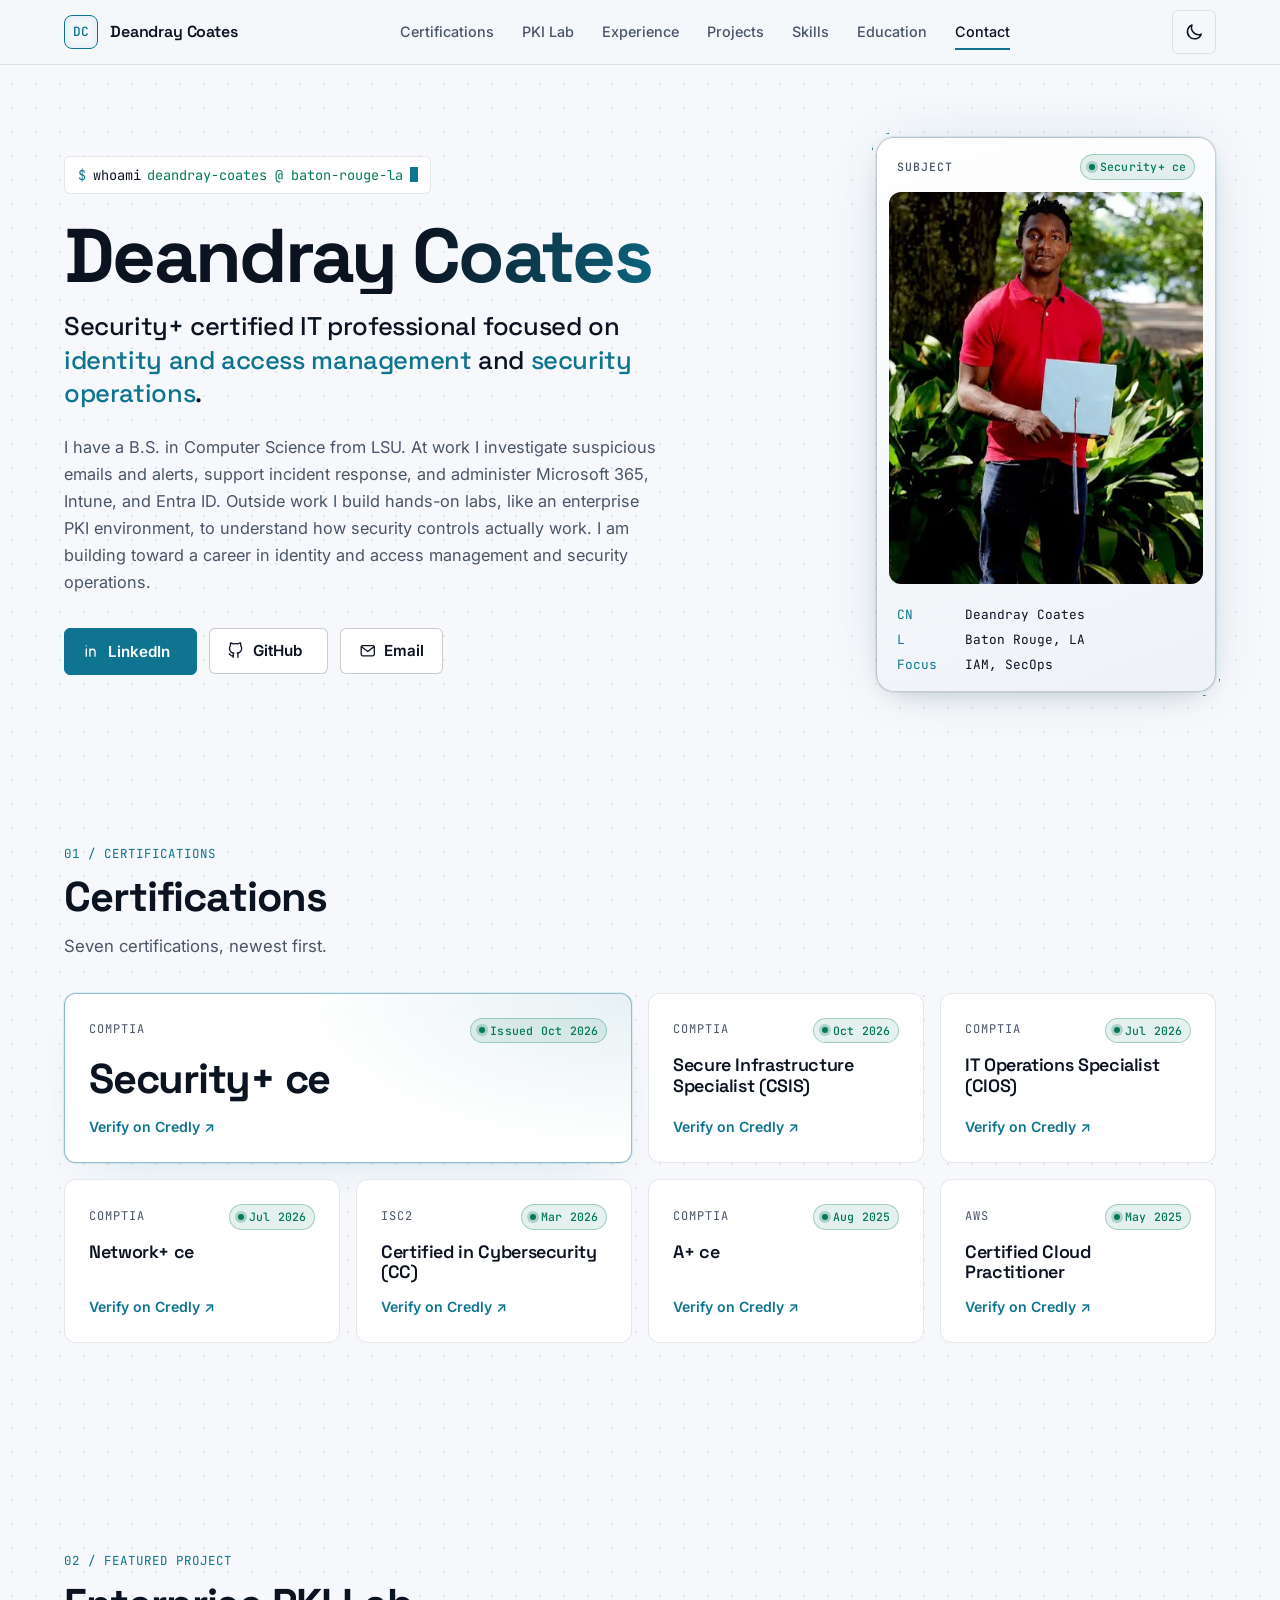
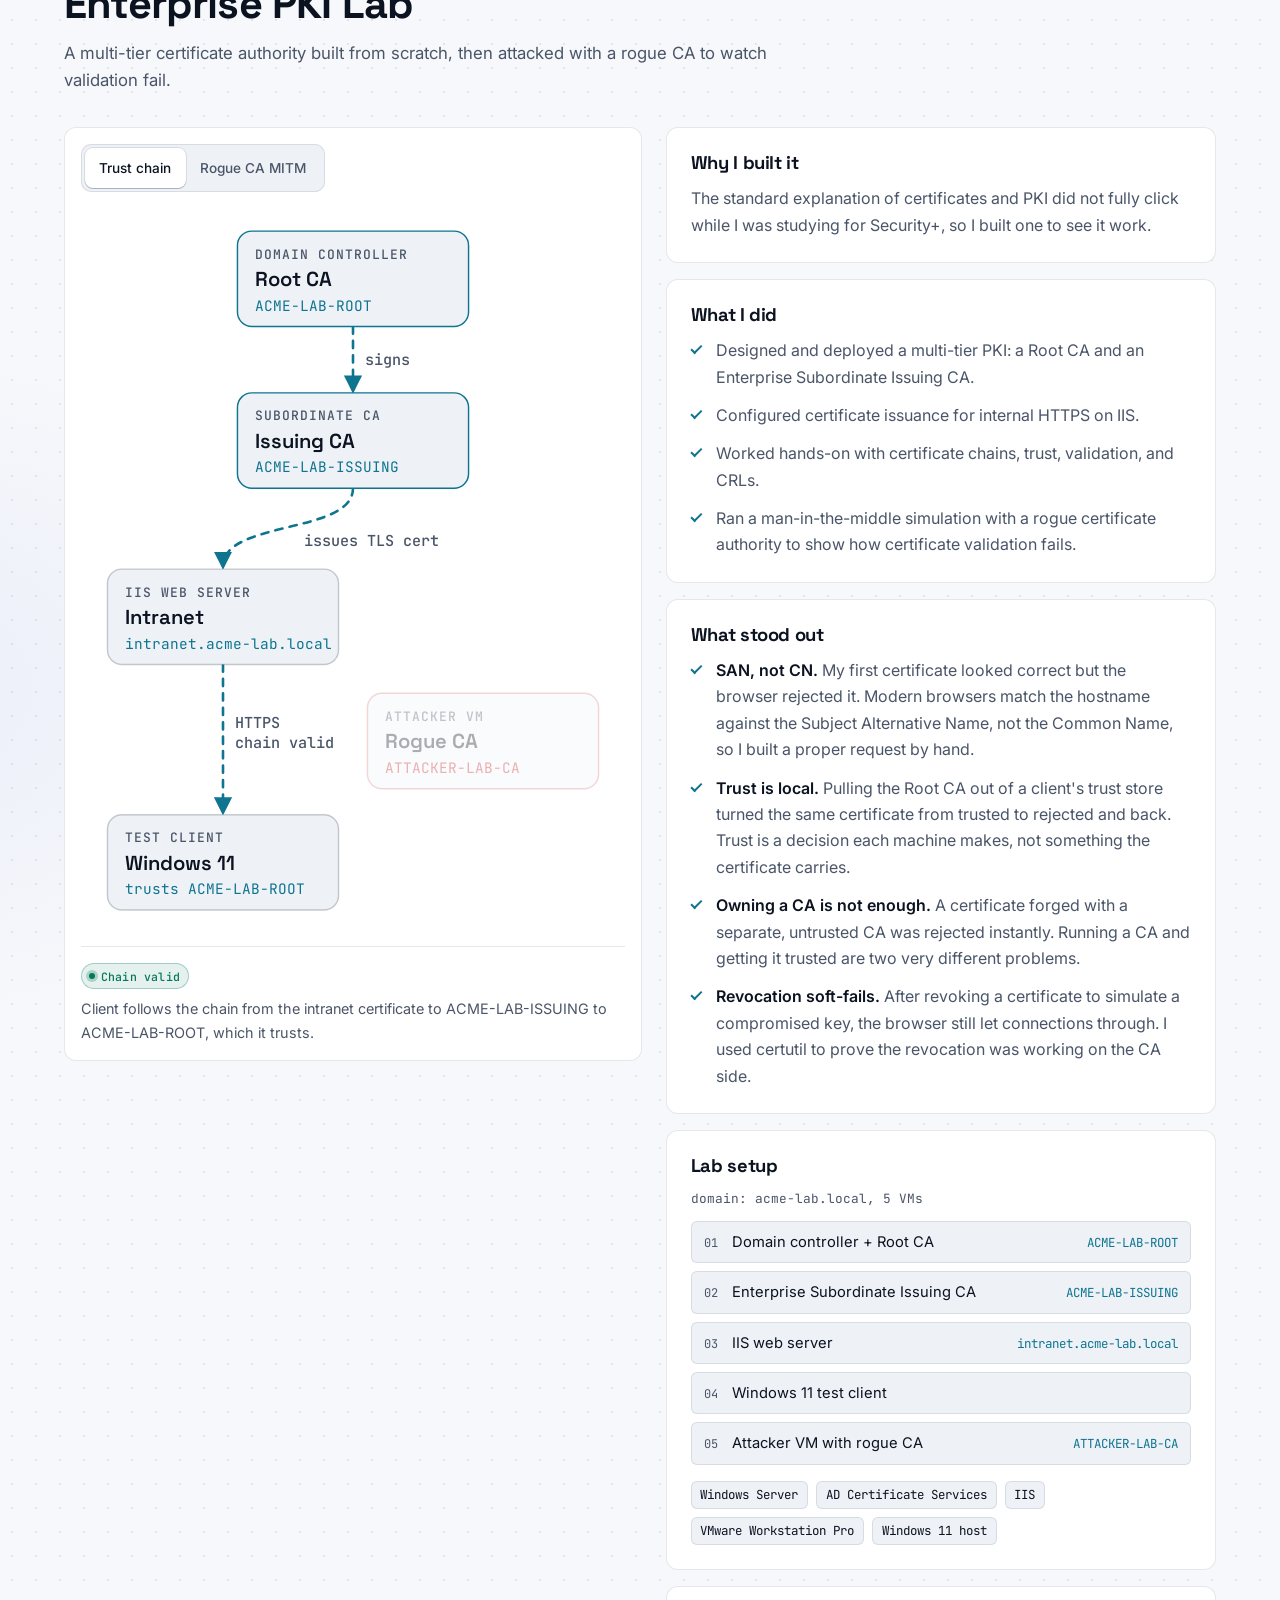
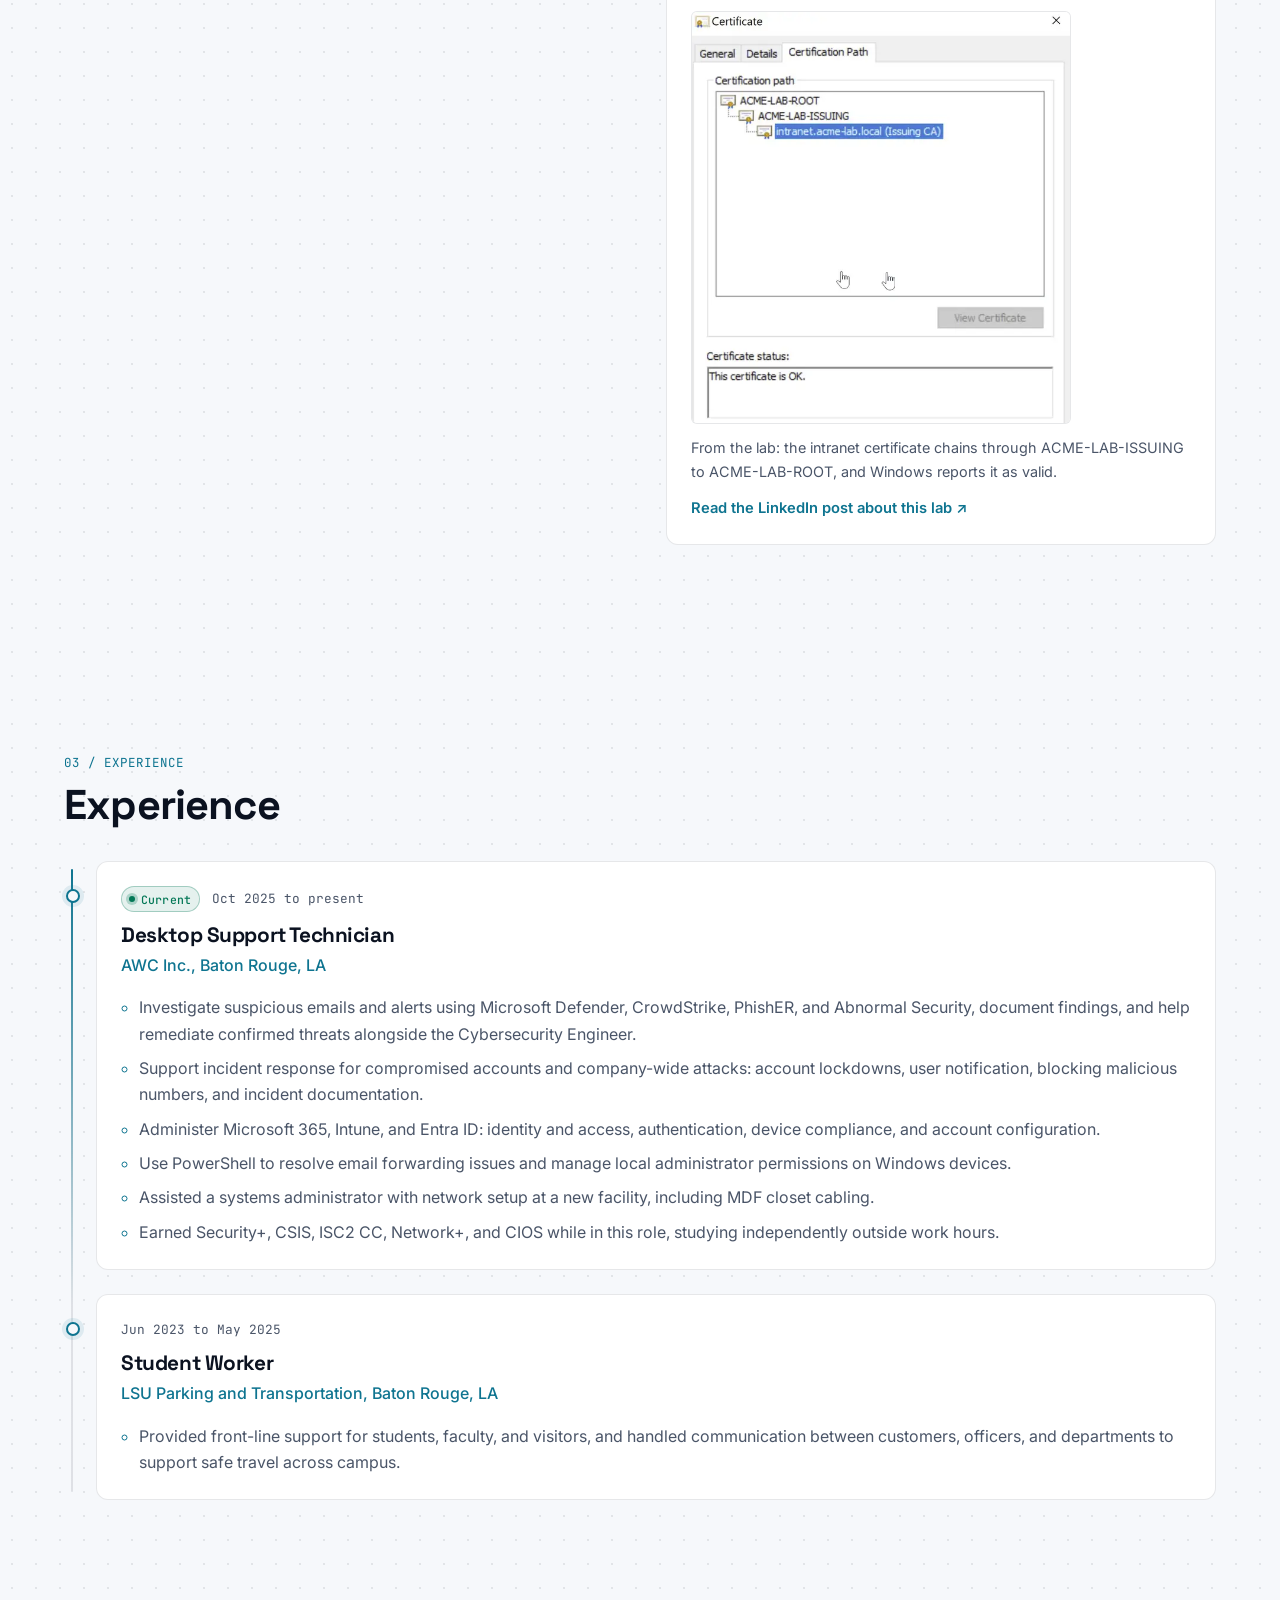
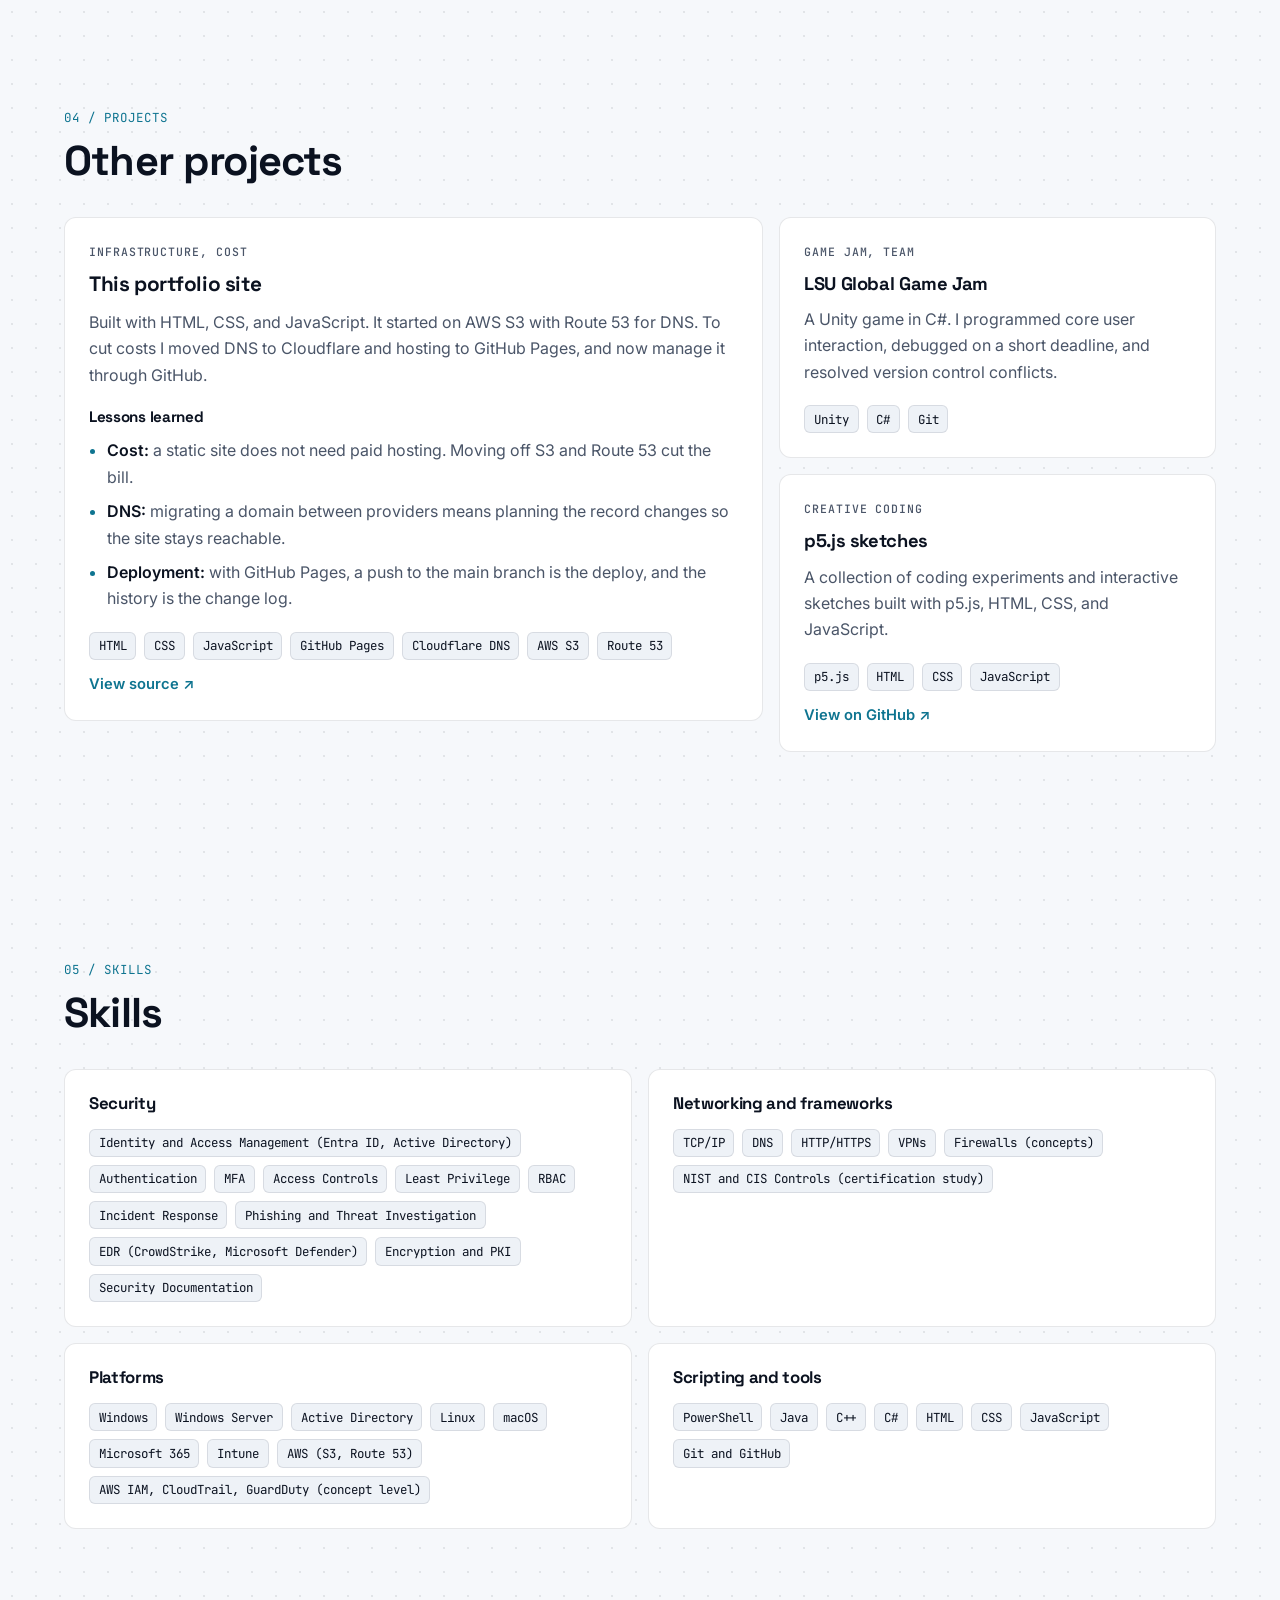
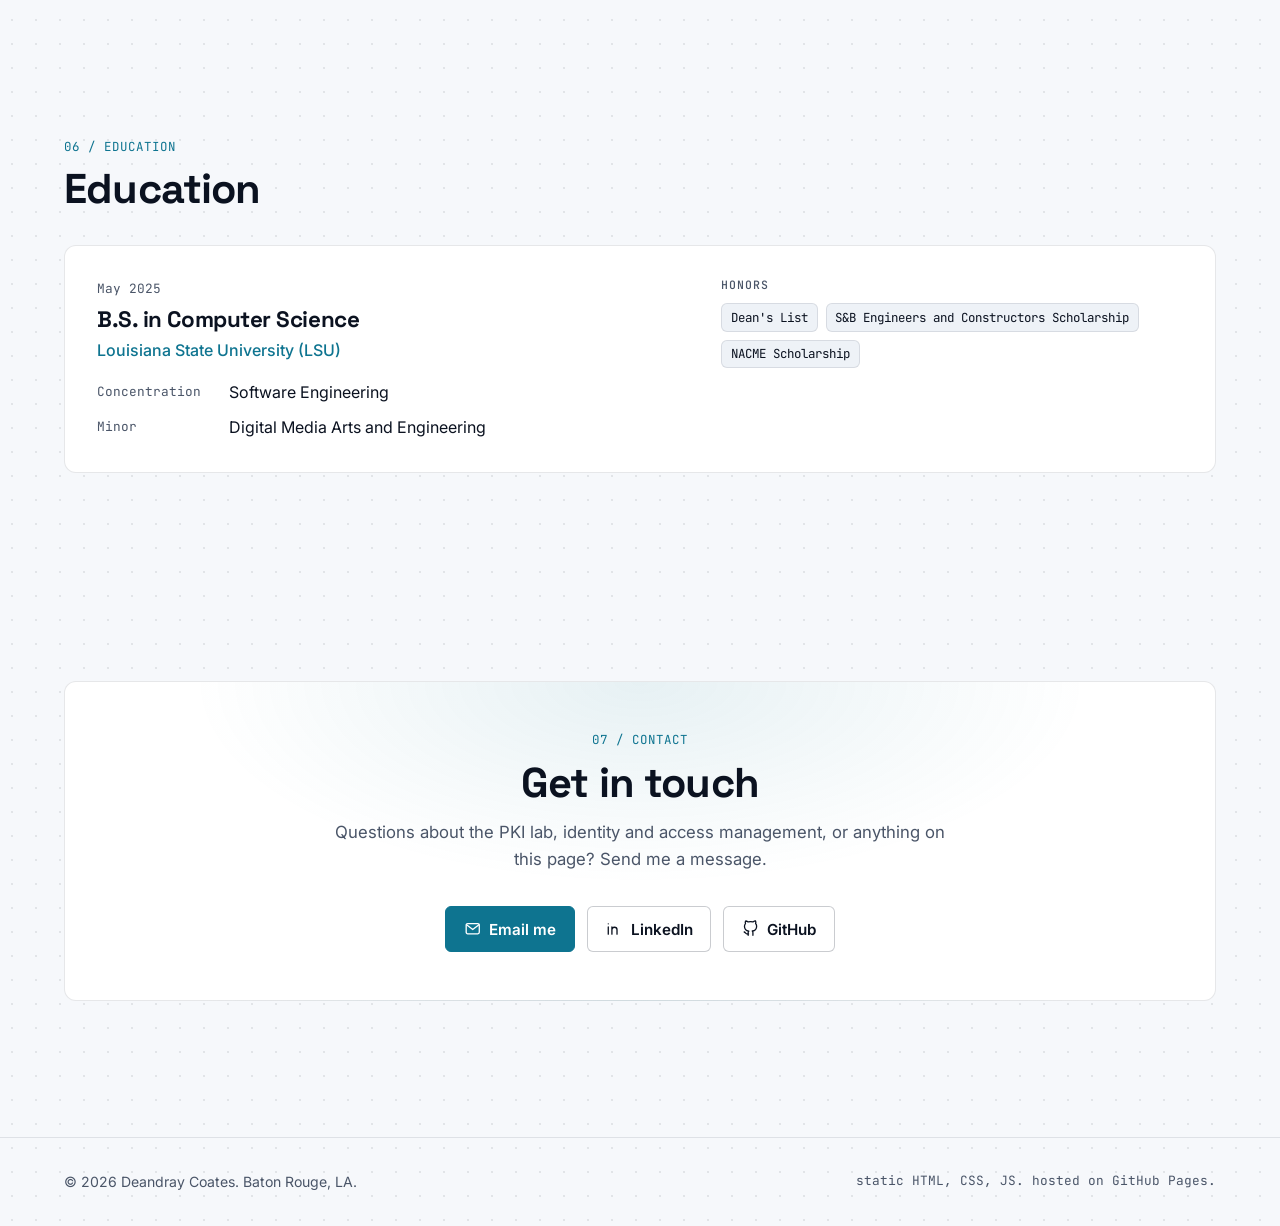
<file: index.html>
<!DOCTYPE html>
<html lang="en" data-theme="dark">
<head>
  <meta charset="UTF-8">
  <meta name="viewport" content="width=device-width, initial-scale=1">
  <title>Deandray Coates | IAM and Security Operations</title>
  <meta name="description" content="Deandray Coates is a Security+ certified IT professional in Baton Rouge, LA, focused on identity and access management and security operations.">
  <meta name="author" content="Deandray Coates">
  <link rel="canonical" href="https://deandraycoates.com/">
  <meta name="color-scheme" content="dark light">
  <meta name="theme-color" content="#0a0e14">

  <!-- Open Graph / link previews (LinkedIn, Slack, etc.) -->
  <meta property="og:type" content="website">
  <meta property="og:url" content="https://deandraycoates.com/">
  <meta property="og:title" content="Deandray Coates | IAM and Security Operations">
  <meta property="og:description" content="Security+ certified IT professional focused on identity and access management and security operations.">
  <meta property="og:image" content="https://deandraycoates.com/og-image.png">
  <meta property="og:image:width" content="1200">
  <meta property="og:image:height" content="630">
  <meta property="og:image:alt" content="Deandray Coates, Security+ certified IT professional focused on identity and access management and security operations.">
  <meta name="twitter:card" content="summary_large_image">

  <link rel="icon" href="favicon.svg" type="image/svg+xml">

  <!-- Apply the saved or system theme before first paint to avoid a flash -->
  <script>
    (function () {
      var theme = null;
      try { theme = localStorage.getItem('theme'); } catch (e) {}
      if (theme !== 'light' && theme !== 'dark') {
        theme = window.matchMedia('(prefers-color-scheme: light)').matches ? 'light' : 'dark';
      }
      document.documentElement.setAttribute('data-theme', theme);
      document.documentElement.classList.add('js');
    })();
  </script>

  <!-- Fonts: Space Grotesk (display), Inter (body), JetBrains Mono (technical accents) -->
  <link rel="preconnect" href="https://fonts.googleapis.com">
  <link rel="preconnect" href="https://fonts.gstatic.com" crossorigin>
  <link rel="stylesheet" href="https://fonts.googleapis.com/css2?family=Inter:wght@400;500;600&family=JetBrains+Mono:wght@400;500&family=Space+Grotesk:wght@500;600;700&display=swap">
  <link rel="stylesheet" href="style.css?v=3">
</head>
<body>
  <a class="skip-link" href="#main">Skip to content</a>

  <!-- ============ Navigation ============ -->
  <header class="site-header">
    <nav class="nav container" aria-label="Primary">
      <a class="brand" href="#top">
        <span class="brand-mark" aria-hidden="true">DC</span>
        <span class="brand-name">Deandray Coates</span>
      </a>

      <ul class="nav-links" id="nav-links">
        <li><a href="#certifications">Certifications</a></li>
        <li><a href="#pki-lab">PKI Lab</a></li>
        <li><a href="#experience">Experience</a></li>
        <li><a href="#projects">Projects</a></li>
        <li><a href="#skills">Skills</a></li>
        <li><a href="#education">Education</a></li>
        <li><a href="#contact">Contact</a></li>
      </ul>

      <div class="nav-actions">
        <button class="icon-btn theme-toggle" type="button" aria-label="Switch to light theme">
          <!-- Sun (shown in dark theme) -->
          <svg class="icon icon-sun" viewBox="0 0 24 24" aria-hidden="true"><circle cx="12" cy="12" r="4.5"/><path d="M12 2v2.5M12 19.5V22M4.2 4.2l1.8 1.8M18 18l1.8 1.8M2 12h2.5M19.5 12H22M4.2 19.8 6 18M18 6l1.8-1.8"/></svg>
          <!-- Moon (shown in light theme) -->
          <svg class="icon icon-moon" viewBox="0 0 24 24" aria-hidden="true"><path d="M20.5 14.5A8.5 8.5 0 0 1 9.5 3.5a8.5 8.5 0 1 0 11 11Z"/></svg>
        </button>
        <button class="icon-btn menu-toggle" type="button" aria-expanded="false" aria-controls="nav-links" aria-label="Open menu">
          <svg class="icon" viewBox="0 0 24 24" aria-hidden="true"><path class="menu-line menu-line-1" d="M4 7h16"/><path class="menu-line menu-line-2" d="M4 12h16"/><path class="menu-line menu-line-3" d="M4 17h16"/></svg>
        </button>
      </div>
    </nav>
  </header>

  <main id="main">
    <!-- ============ Hero ============ -->
    <section class="hero container" id="top" aria-labelledby="hero-title">
      <div class="hero-copy">
        <p class="terminal">
          <span class="sr-only">whoami: Deandray Coates, Baton Rouge, LA</span>
          <span class="prompt" aria-hidden="true">$</span>
          <span class="terminal-cmd" aria-hidden="true" data-type="whoami">whoami</span>
          <span class="terminal-out" aria-hidden="true">deandray-coates @ baton-rouge-la</span>
          <span class="caret" aria-hidden="true"></span>
        </p>

        <h1 id="hero-title" class="hero-title">
          <span class="hero-name">Deandray Coates</span>
          <span class="hero-headline">Security+ certified IT professional focused on <em>identity and access management</em> and <em>security operations</em>.</span>
        </h1>

        <p class="hero-bio">
          I have a B.S. in Computer Science from LSU. At work I investigate suspicious emails and alerts, support incident response, and administer Microsoft 365, Intune, and Entra ID. Outside work I build hands-on labs, like an enterprise PKI environment, to understand how security controls actually work. I am building toward a career in identity and access management and security operations.
        </p>

        <ul class="hero-links" aria-label="Contact links">
          <li>
            <a class="btn btn-primary" href="https://www.linkedin.com/in/deandray-coates/" target="_blank" rel="noopener">
              <svg class="icon" viewBox="0 0 24 24" aria-hidden="true"><path d="M4.5 9.5v10M4.5 5.2v.1M9.5 19.5v-6a3.5 3.5 0 0 1 7 0v6M9.5 9.5v10M16.5 13.5v6"/></svg>
              LinkedIn<span class="sr-only"> (opens in a new tab)</span>
            </a>
          </li>
          <li>
            <a class="btn" href="https://github.com/DAVEADROID" target="_blank" rel="noopener">
              <svg class="icon" viewBox="0 0 24 24" aria-hidden="true"><path d="M9 19c-4 1.3-4-2-6-2.5M15 21v-3.5a3 3 0 0 0-.9-2.4c3-.3 6-1.5 6-6.6a5.2 5.2 0 0 0-1.4-3.6 4.8 4.8 0 0 0-.1-3.6s-1.1-.3-3.6 1.4a12.4 12.4 0 0 0-6.5 0C6 1.1 4.9 1.4 4.9 1.4a4.8 4.8 0 0 0-.1 3.6A5.2 5.2 0 0 0 3.4 8.6c0 5 3 6.3 6 6.6a3 3 0 0 0-.9 2.4V21"/></svg>
              GitHub<span class="sr-only"> (opens in a new tab)</span>
            </a>
          </li>
          <li>
            <a class="btn" href="mailto:deandraycoates@gmail.com">
              <svg class="icon" viewBox="0 0 24 24" aria-hidden="true"><rect x="3" y="5" width="18" height="14" rx="2"/><path d="m3.5 6.5 8.5 6.5 8.5-6.5"/></svg>
              Email
            </a>
          </li>
        </ul>
      </div>

      <!-- Photo framed as a certificate "subject" card -->
      <figure class="id-card" aria-label="Profile">
        <div class="id-card-head">
          <span class="mono-label">subject</span>
          <span class="status status-ok"><span class="dot" aria-hidden="true"></span>Security+ ce</span>
        </div>
        <picture>
          <source srcset="main-400.webp 400w, main.webp 589w" sizes="320px" type="image/webp">
          <img class="id-photo" src="main.webp" width="589" height="880" alt="Deandray Coates smiling outdoors, wearing a red polo shirt and holding a light blue graduation cap." fetchpriority="high">
        </picture>
        <dl class="id-fields">
          <div><dt>CN</dt><dd>Deandray Coates</dd></div>
          <div><dt>L</dt><dd>Baton Rouge, LA</dd></div>
          <div><dt>Focus</dt><dd>IAM, SecOps</dd></div>
        </dl>
      </figure>
    </section>

    <!-- ============ Certifications ============ -->
    <section class="section container" id="certifications" aria-labelledby="certs-title">
      <header class="section-head reveal">
        <p class="eyebrow">01 / certifications</p>
        <h2 id="certs-title">Certifications</h2>
        <p class="section-lede">Seven certifications, newest first.</p>
      </header>

      <ul class="cert-grid">
        <li class="cert cert-featured reveal">
          <div class="cert-top">
            <span class="cert-issuer">CompTIA</span>
            <span class="status status-ok"><span class="dot" aria-hidden="true"></span>Issued Oct 2026</span>
          </div>
          <h3 class="cert-name">Security+ ce</h3>
          <a class="cert-link" href="https://www.credly.com/badges/9d8844e7-86c4-47c1-a3fa-57a2b5d00797/public_url" target="_blank" rel="noopener">Verify on Credly<span class="sr-only"> (CompTIA Security+, opens in a new tab)</span> <span aria-hidden="true">&#8599;</span></a>
        </li>
        <li class="cert reveal">
          <div class="cert-top">
            <span class="cert-issuer">CompTIA</span>
            <span class="status status-ok"><span class="dot" aria-hidden="true"></span>Oct 2026</span>
          </div>
          <h3 class="cert-name">Secure Infrastructure Specialist (CSIS)</h3>
          <a class="cert-link" href="https://www.credly.com/badges/15b7b2c0-8613-4271-8bf7-cf76ea39679c/public_url" target="_blank" rel="noopener">Verify on Credly<span class="sr-only"> (CompTIA CSIS, opens in a new tab)</span> <span aria-hidden="true">&#8599;</span></a>
        </li>
        <li class="cert reveal">
          <div class="cert-top">
            <span class="cert-issuer">CompTIA</span>
            <span class="status status-ok"><span class="dot" aria-hidden="true"></span>Jul 2026</span>
          </div>
          <h3 class="cert-name">IT Operations Specialist (CIOS)</h3>
          <a class="cert-link" href="https://www.credly.com/badges/1b776242-9db4-4756-8807-78767dc46526/public_url" target="_blank" rel="noopener">Verify on Credly<span class="sr-only"> (CompTIA CIOS, opens in a new tab)</span> <span aria-hidden="true">&#8599;</span></a>
        </li>
        <li class="cert reveal">
          <div class="cert-top">
            <span class="cert-issuer">CompTIA</span>
            <span class="status status-ok"><span class="dot" aria-hidden="true"></span>Jul 2026</span>
          </div>
          <h3 class="cert-name">Network+ ce</h3>
          <a class="cert-link" href="https://www.credly.com/badges/2f6be494-8941-45f9-814f-cb9d23c63c92/public_url" target="_blank" rel="noopener">Verify on Credly<span class="sr-only"> (CompTIA Network+, opens in a new tab)</span> <span aria-hidden="true">&#8599;</span></a>
        </li>
        <li class="cert reveal">
          <div class="cert-top">
            <span class="cert-issuer">ISC2</span>
            <span class="status status-ok"><span class="dot" aria-hidden="true"></span>Mar 2026</span>
          </div>
          <h3 class="cert-name">Certified in Cybersecurity (CC)</h3>
          <a class="cert-link" href="https://www.credly.com/badges/a85d251a-7cec-4177-9d87-1d6730869a2f/public_url" target="_blank" rel="noopener">Verify on Credly<span class="sr-only"> (ISC2 CC, opens in a new tab)</span> <span aria-hidden="true">&#8599;</span></a>
        </li>
        <li class="cert reveal">
          <div class="cert-top">
            <span class="cert-issuer">CompTIA</span>
            <span class="status status-ok"><span class="dot" aria-hidden="true"></span>Aug 2025</span>
          </div>
          <h3 class="cert-name">A+ ce</h3>
          <a class="cert-link" href="https://www.credly.com/badges/aaa06f75-6871-46f0-96cb-b312cd6e51a9/linked_in_profile" target="_blank" rel="noopener">Verify on Credly<span class="sr-only"> (CompTIA A+, opens in a new tab)</span> <span aria-hidden="true">&#8599;</span></a>
        </li>
        <li class="cert reveal">
          <div class="cert-top">
            <span class="cert-issuer">AWS</span>
            <span class="status status-ok"><span class="dot" aria-hidden="true"></span>May 2025</span>
          </div>
          <h3 class="cert-name">Certified Cloud Practitioner</h3>
          <a class="cert-link" href="https://www.credly.com/badges/f5d678f9-4a6d-4ebb-bc60-385f972e2e8d/linked_in_profile" target="_blank" rel="noopener">Verify on Credly<span class="sr-only"> (AWS Cloud Practitioner, opens in a new tab)</span> <span aria-hidden="true">&#8599;</span></a>
        </li>
      </ul>
    </section>

    <!-- ============ Featured project: Enterprise PKI Lab ============ -->
    <section class="section container" id="pki-lab" aria-labelledby="pki-title">
      <header class="section-head reveal">
        <p class="eyebrow">02 / featured project</p>
        <h2 id="pki-title">Enterprise PKI Lab</h2>
        <p class="section-lede">A multi-tier certificate authority built from scratch, then attacked with a rogue CA to watch validation fail.</p>
      </header>

      <div class="pki-layout">
        <!-- Interactive diagram -->
        <div class="pki-diagram-card reveal">
          <div class="pki-controls" role="group" aria-label="Diagram view">
            <button type="button" class="seg-btn" data-mode="trust" aria-pressed="true">Trust chain</button>
            <button type="button" class="seg-btn" data-mode="mitm" aria-pressed="false">Rogue CA MITM</button>
          </div>

          <svg class="pki-diagram" data-mode="trust" viewBox="0 0 360 500" role="img" aria-labelledby="pki-svg-title pki-svg-desc">
            <title id="pki-svg-title">acme-lab.local PKI architecture</title>
            <desc id="pki-svg-desc">Five virtual machines. The Root CA, ACME-LAB-ROOT, on the domain controller signs the Enterprise Subordinate Issuing CA, ACME-LAB-ISSUING. The Issuing CA issues the TLS certificate for the IIS web server intranet.acme-lab.local. The Windows 11 test client trusts ACME-LAB-ROOT, so the HTTPS chain validates. In the man-in-the-middle view, an attacker VM with a rogue CA, ATTACKER-LAB-CA, intercepts traffic and presents its own certificate. That certificate does not chain to ACME-LAB-ROOT, so validation fails.</desc>
            <defs>
              <marker id="arrow-ok" viewBox="0 0 10 10" refX="8" refY="5" markerWidth="7" markerHeight="7" orient="auto-start-reverse"><path d="M0 0 10 5 0 10z" class="arrow-ok"/></marker>
              <marker id="arrow-bad" viewBox="0 0 10 10" refX="8" refY="5" markerWidth="7" markerHeight="7" orient="auto-start-reverse"><path d="M0 0 10 5 0 10z" class="arrow-bad"/></marker>
            </defs>

            <!-- Links: legitimate trust chain -->
            <g class="links-trust">
              <path class="link link-ok" d="M180 82 L180 126" marker-end="url(#arrow-ok)"/>
              <text class="link-label" x="188" y="109">signs</text>
              <path class="link link-ok" d="M180 194 C180 226 90 216 90 248" marker-end="url(#arrow-ok)"/>
              <text class="link-label" x="146" y="234">issues TLS cert</text>
              <path class="link link-ok link-https" d="M90 316 L90 418" marker-end="url(#arrow-ok)"/>
              <text class="link-label link-https-label" x="98" y="360">HTTPS</text>
              <text class="link-label link-https-label" x="98" y="374">chain valid</text>
            </g>

            <!-- Links: rogue CA man-in-the-middle -->
            <g class="links-mitm">
              <path class="link link-bad" d="M270 336 C270 302 232 283 172 283" marker-end="url(#arrow-bad)"/>
              <text class="link-label link-label-bad" x="278" y="322">intercepts</text>
              <path class="link link-bad" d="M268 402 C268 436 230 453 172 453" marker-end="url(#arrow-bad)"/>
              <text class="link-label link-label-bad" x="192" y="482">presents rogue cert</text>
              <path class="link link-broken" d="M312 336 C330 270 322 200 264 166"/>
              <g class="break-x" transform="translate(323 252)"><path d="M-5 -5 5 5M5 -5 -5 5"/></g>
              <text class="link-label link-label-bad" x="314" y="258" text-anchor="end">no path to root</text>
            </g>

            <!-- Nodes -->
            <g class="node node-root" transform="translate(100 16)">
              <rect width="160" height="66" rx="10"/>
              <text class="node-tag" x="12" y="19">DOMAIN CONTROLLER</text>
              <text class="node-title" x="12" y="38">Root CA</text>
              <text class="node-sub" x="12" y="55">ACME-LAB-ROOT</text>
            </g>
            <g class="node node-issuing" transform="translate(100 128)">
              <rect width="160" height="66" rx="10"/>
              <text class="node-tag" x="12" y="19">SUBORDINATE CA</text>
              <text class="node-title" x="12" y="38">Issuing CA</text>
              <text class="node-sub" x="12" y="55">ACME-LAB-ISSUING</text>
            </g>
            <g class="node node-web" transform="translate(10 250)">
              <rect width="160" height="66" rx="10"/>
              <text class="node-tag" x="12" y="19">IIS WEB SERVER</text>
              <text class="node-title" x="12" y="38">Intranet</text>
              <text class="node-sub" x="12" y="55">intranet.acme-lab.local</text>
            </g>
            <g class="node node-attacker" transform="translate(190 336)">
              <rect width="160" height="66" rx="10"/>
              <text class="node-tag" x="12" y="19">ATTACKER VM</text>
              <text class="node-title" x="12" y="38">Rogue CA</text>
              <text class="node-sub" x="12" y="55">ATTACKER-LAB-CA</text>
            </g>
            <g class="node node-client" transform="translate(10 420)">
              <rect width="160" height="66" rx="10"/>
              <text class="node-tag" x="12" y="19">TEST CLIENT</text>
              <text class="node-title" x="12" y="38">Windows 11</text>
              <text class="node-sub" x="12" y="55">trusts ACME-LAB-ROOT</text>
            </g>
          </svg>

          <p class="pki-status" aria-live="polite">
            <span class="status status-ok"><span class="dot" aria-hidden="true"></span>Chain valid</span>
            <span class="pki-status-text">Client follows the chain from the intranet certificate to ACME-LAB-ISSUING to ACME-LAB-ROOT, which it trusts.</span>
          </p>
        </div>

        <!-- Write-up -->
        <div class="pki-writeup">
          <div class="writeup-block reveal">
            <h3>Why I built it</h3>
            <p>The standard explanation of certificates and PKI did not fully click while I was studying for Security+, so I built one to see it work.</p>
          </div>
          <div class="writeup-block reveal">
            <h3>What I did</h3>
            <ul class="check-list">
              <li>Designed and deployed a multi-tier PKI: a Root CA and an Enterprise Subordinate Issuing CA.</li>
              <li>Configured certificate issuance for internal HTTPS on IIS.</li>
              <li>Worked hands-on with certificate chains, trust, validation, and CRLs.</li>
              <li>Ran a man-in-the-middle simulation with a rogue certificate authority to show how certificate validation fails.</li>
            </ul>
          </div>
          <div class="writeup-block reveal">
            <h3>What stood out</h3>
            <ul class="check-list">
              <li><strong>SAN, not CN.</strong> My first certificate looked correct but the browser rejected it. Modern browsers match the hostname against the Subject Alternative Name, not the Common Name, so I built a proper request by hand.</li>
              <li><strong>Trust is local.</strong> Pulling the Root CA out of a client's trust store turned the same certificate from trusted to rejected and back. Trust is a decision each machine makes, not something the certificate carries.</li>
              <li><strong>Owning a CA is not enough.</strong> A certificate forged with a separate, untrusted CA was rejected instantly. Running a CA and getting it trusted are two very different problems.</li>
              <li><strong>Revocation soft-fails.</strong> After revoking a certificate to simulate a compromised key, the browser still let connections through. I used certutil to prove the revocation was working on the CA side.</li>
            </ul>
          </div>
          <div class="writeup-block reveal">
            <h3>Lab setup</h3>
            <p class="mono-small">domain: acme-lab.local, 5 VMs</p>
            <ol class="vm-list">
              <li><span>Domain controller + Root CA</span><code>ACME-LAB-ROOT</code></li>
              <li><span>Enterprise Subordinate Issuing CA</span><code>ACME-LAB-ISSUING</code></li>
              <li><span>IIS web server</span><code>intranet.acme-lab.local</code></li>
              <li><span>Windows 11 test client</span></li>
              <li><span>Attacker VM with rogue CA</span><code>ATTACKER-LAB-CA</code></li>
            </ol>
            <ul class="tag-list" aria-label="Stack">
              <li>Windows Server</li>
              <li>AD Certificate Services</li>
              <li>IIS</li>
              <li>VMware Workstation Pro</li>
              <li>Windows 11 host</li>
            </ul>
          </div>
          <figure class="writeup-block lab-shot reveal">
            <img src="pki-cert-path.webp" width="640" height="696" loading="lazy" decoding="async" alt="Windows Certificate dialog, Certification Path tab: ACME-LAB-ROOT, then ACME-LAB-ISSUING, then intranet.acme-lab.local. Certificate status: This certificate is OK.">
            <figcaption>From the lab: the intranet certificate chains through ACME-LAB-ISSUING to ACME-LAB-ROOT, and Windows reports it as valid.</figcaption>
            <a class="text-link" href="https://lnkd.in/p/gkVAs5Yh" target="_blank" rel="noopener">Read the LinkedIn post about this lab<span class="sr-only"> (opens in a new tab)</span> <span aria-hidden="true">&#8599;</span></a>
          </figure>
        </div>
      </div>
    </section>

    <!-- ============ Experience ============ -->
    <section class="section container" id="experience" aria-labelledby="exp-title">
      <header class="section-head reveal">
        <p class="eyebrow">03 / experience</p>
        <h2 id="exp-title">Experience</h2>
      </header>

      <ol class="timeline">
        <li class="timeline-item reveal">
          <div class="timeline-meta">
            <span class="status status-ok"><span class="dot" aria-hidden="true"></span>Current</span>
            <span class="mono-small">Oct 2025 to present</span>
          </div>
          <h3>Desktop Support Technician</h3>
          <p class="timeline-org">AWC Inc., Baton Rouge, LA</p>
          <ul class="bullets">
            <li>Investigate suspicious emails and alerts using Microsoft Defender, CrowdStrike, PhishER, and Abnormal Security, document findings, and help remediate confirmed threats alongside the Cybersecurity Engineer.</li>
            <li>Support incident response for compromised accounts and company-wide attacks: account lockdowns, user notification, blocking malicious numbers, and incident documentation.</li>
            <li>Administer Microsoft 365, Intune, and Entra ID: identity and access, authentication, device compliance, and account configuration.</li>
            <li>Use PowerShell to resolve email forwarding issues and manage local administrator permissions on Windows devices.</li>
            <li>Assisted a systems administrator with network setup at a new facility, including MDF closet cabling.</li>
            <li>Earned Security+, CSIS, ISC2 CC, Network+, and CIOS while in this role, studying independently outside work hours.</li>
          </ul>
        </li>
        <li class="timeline-item reveal">
          <div class="timeline-meta">
            <span class="mono-small">Jun 2023 to May 2025</span>
          </div>
          <h3>Student Worker</h3>
          <p class="timeline-org">LSU Parking and Transportation, Baton Rouge, LA</p>
          <ul class="bullets">
            <li>Provided front-line support for students, faculty, and visitors, and handled communication between customers, officers, and departments to support safe travel across campus.</li>
          </ul>
        </li>
      </ol>
    </section>

    <!-- ============ Other projects ============ -->
    <section class="section container" id="projects" aria-labelledby="projects-title">
      <header class="section-head reveal">
        <p class="eyebrow">04 / projects</p>
        <h2 id="projects-title">Other projects</h2>
      </header>

      <div class="project-grid">
        <article class="project-card reveal">
          <p class="mono-label">infrastructure, cost</p>
          <h3>This portfolio site</h3>
          <p>Built with HTML, CSS, and JavaScript. It started on AWS S3 with Route 53 for DNS. To cut costs I moved DNS to Cloudflare and hosting to GitHub Pages, and now manage it through GitHub.</p>
          <h4 class="lessons-title">Lessons learned</h4>
          <ul class="bullets">
            <li><strong>Cost:</strong> a static site does not need paid hosting. Moving off S3 and Route 53 cut the bill.</li>
            <li><strong>DNS:</strong> migrating a domain between providers means planning the record changes so the site stays reachable.</li>
            <li><strong>Deployment:</strong> with GitHub Pages, a push to the main branch is the deploy, and the history is the change log.</li>
          </ul>
          <ul class="tag-list" aria-label="Stack">
            <li>HTML</li><li>CSS</li><li>JavaScript</li><li>GitHub Pages</li><li>Cloudflare DNS</li><li>AWS S3</li><li>Route 53</li>
          </ul>
          <a class="text-link" href="https://github.com/DAVEADROID/DAVADROID.github.io" target="_blank" rel="noopener">View source<span class="sr-only"> on GitHub (opens in a new tab)</span> <span aria-hidden="true">&#8599;</span></a>
        </article>

        <article class="project-card project-card-small reveal">
          <p class="mono-label">game jam, team</p>
          <h3>LSU Global Game Jam</h3>
          <p>A Unity game in C#. I programmed core user interaction, debugged on a short deadline, and resolved version control conflicts.</p>
          <ul class="tag-list" aria-label="Stack">
            <li>Unity</li><li>C#</li><li>Git</li>
          </ul>
        </article>

        <article class="project-card project-card-small reveal">
          <p class="mono-label">creative coding</p>
          <h3>p5.js sketches</h3>
          <p>A collection of coding experiments and interactive sketches built with p5.js, HTML, CSS, and JavaScript.</p>
          <ul class="tag-list" aria-label="Stack">
            <li>p5.js</li><li>HTML</li><li>CSS</li><li>JavaScript</li>
          </ul>
          <a class="text-link" href="https://github.com/DAVEADROID/ProgDigMedia" target="_blank" rel="noopener">View on GitHub<span class="sr-only"> (p5.js sketches, opens in a new tab)</span> <span aria-hidden="true">&#8599;</span></a>
        </article>
      </div>
    </section>

    <!-- ============ Skills ============ -->
    <section class="section container" id="skills" aria-labelledby="skills-title">
      <header class="section-head reveal">
        <p class="eyebrow">05 / skills</p>
        <h2 id="skills-title">Skills</h2>
      </header>

      <div class="skill-grid">
        <div class="skill-group reveal">
          <h3>Security</h3>
          <ul class="tag-list">
            <li>Identity and Access Management (Entra ID, Active Directory)</li>
            <li>Authentication</li>
            <li>MFA</li>
            <li>Access Controls</li>
            <li>Least Privilege</li>
            <li>RBAC</li>
            <li>Incident Response</li>
            <li>Phishing and Threat Investigation</li>
            <li>EDR (CrowdStrike, Microsoft Defender)</li>
            <li>Encryption and PKI</li>
            <li>Security Documentation</li>
          </ul>
        </div>
        <div class="skill-group reveal">
          <h3>Networking and frameworks</h3>
          <ul class="tag-list">
            <li>TCP/IP</li>
            <li>DNS</li>
            <li>HTTP/HTTPS</li>
            <li>VPNs</li>
            <li>Firewalls (concepts)</li>
            <li>NIST and CIS Controls (certification study)</li>
          </ul>
        </div>
        <div class="skill-group reveal">
          <h3>Platforms</h3>
          <ul class="tag-list">
            <li>Windows</li>
            <li>Windows Server</li>
            <li>Active Directory</li>
            <li>Linux</li>
            <li>macOS</li>
            <li>Microsoft 365</li>
            <li>Intune</li>
            <li>AWS (S3, Route 53)</li>
            <li>AWS IAM, CloudTrail, GuardDuty (concept level)</li>
          </ul>
        </div>
        <div class="skill-group reveal">
          <h3>Scripting and tools</h3>
          <ul class="tag-list">
            <li>PowerShell</li>
            <li>Java</li>
            <li>C++</li>
            <li>C#</li>
            <li>HTML</li>
            <li>CSS</li>
            <li>JavaScript</li>
            <li>Git and GitHub</li>
          </ul>
        </div>
      </div>
    </section>

    <!-- ============ Education ============ -->
    <section class="section container" id="education" aria-labelledby="edu-title">
      <header class="section-head reveal">
        <p class="eyebrow">06 / education</p>
        <h2 id="edu-title">Education</h2>
      </header>

      <article class="edu-card reveal">
        <div class="edu-main">
          <p class="mono-small">May 2025</p>
          <h3>B.S. in Computer Science</h3>
          <p class="timeline-org">Louisiana State University (LSU)</p>
          <dl class="edu-details">
            <div><dt>Concentration</dt><dd>Software Engineering</dd></div>
            <div><dt>Minor</dt><dd>Digital Media Arts and Engineering</dd></div>
          </dl>
        </div>
        <div class="edu-honors">
          <h4 class="mono-label">Honors</h4>
          <ul class="tag-list">
            <li>Dean's List</li>
            <li>S&amp;B Engineers and Constructors Scholarship</li>
            <li>NACME Scholarship</li>
          </ul>
        </div>
      </article>
    </section>

    <!-- ============ Contact ============ -->
    <section class="section container" id="contact" aria-labelledby="contact-title">
      <div class="contact-card reveal">
        <p class="eyebrow">07 / contact</p>
        <h2 id="contact-title">Get in touch</h2>
        <p class="section-lede">Questions about the PKI lab, identity and access management, or anything on this page? Send me a message.</p>
        <ul class="hero-links contact-links">
          <li><a class="btn btn-primary" href="mailto:deandraycoates@gmail.com">
            <svg class="icon" viewBox="0 0 24 24" aria-hidden="true"><rect x="3" y="5" width="18" height="14" rx="2"/><path d="m3.5 6.5 8.5 6.5 8.5-6.5"/></svg>
            Email me</a></li>
          <li><a class="btn" href="https://www.linkedin.com/in/deandray-coates/" target="_blank" rel="noopener">
            <svg class="icon" viewBox="0 0 24 24" aria-hidden="true"><path d="M4.5 9.5v10M4.5 5.2v.1M9.5 19.5v-6a3.5 3.5 0 0 1 7 0v6M9.5 9.5v10M16.5 13.5v6"/></svg>
            LinkedIn<span class="sr-only"> (opens in a new tab)</span></a></li>
          <li><a class="btn" href="https://github.com/DAVEADROID" target="_blank" rel="noopener">
            <svg class="icon" viewBox="0 0 24 24" aria-hidden="true"><path d="M9 19c-4 1.3-4-2-6-2.5M15 21v-3.5a3 3 0 0 0-.9-2.4c3-.3 6-1.5 6-6.6a5.2 5.2 0 0 0-1.4-3.6 4.8 4.8 0 0 0-.1-3.6s-1.1-.3-3.6 1.4a12.4 12.4 0 0 0-6.5 0C6 1.1 4.9 1.4 4.9 1.4a4.8 4.8 0 0 0-.1 3.6A5.2 5.2 0 0 0 3.4 8.6c0 5 3 6.3 6 6.6a3 3 0 0 0-.9 2.4V21"/></svg>
            GitHub<span class="sr-only"> (opens in a new tab)</span></a></li>
        </ul>
      </div>
    </section>
  </main>

  <footer class="site-footer">
    <div class="container footer-inner">
      <p>&copy; 2026 Deandray Coates. Baton Rouge, LA.</p>
      <p class="mono-small">static HTML, CSS, JS. hosted on GitHub Pages.</p>
    </div>
  </footer>

  <script src="script.js?v=3" defer></script>
</body>
</html>
</file>
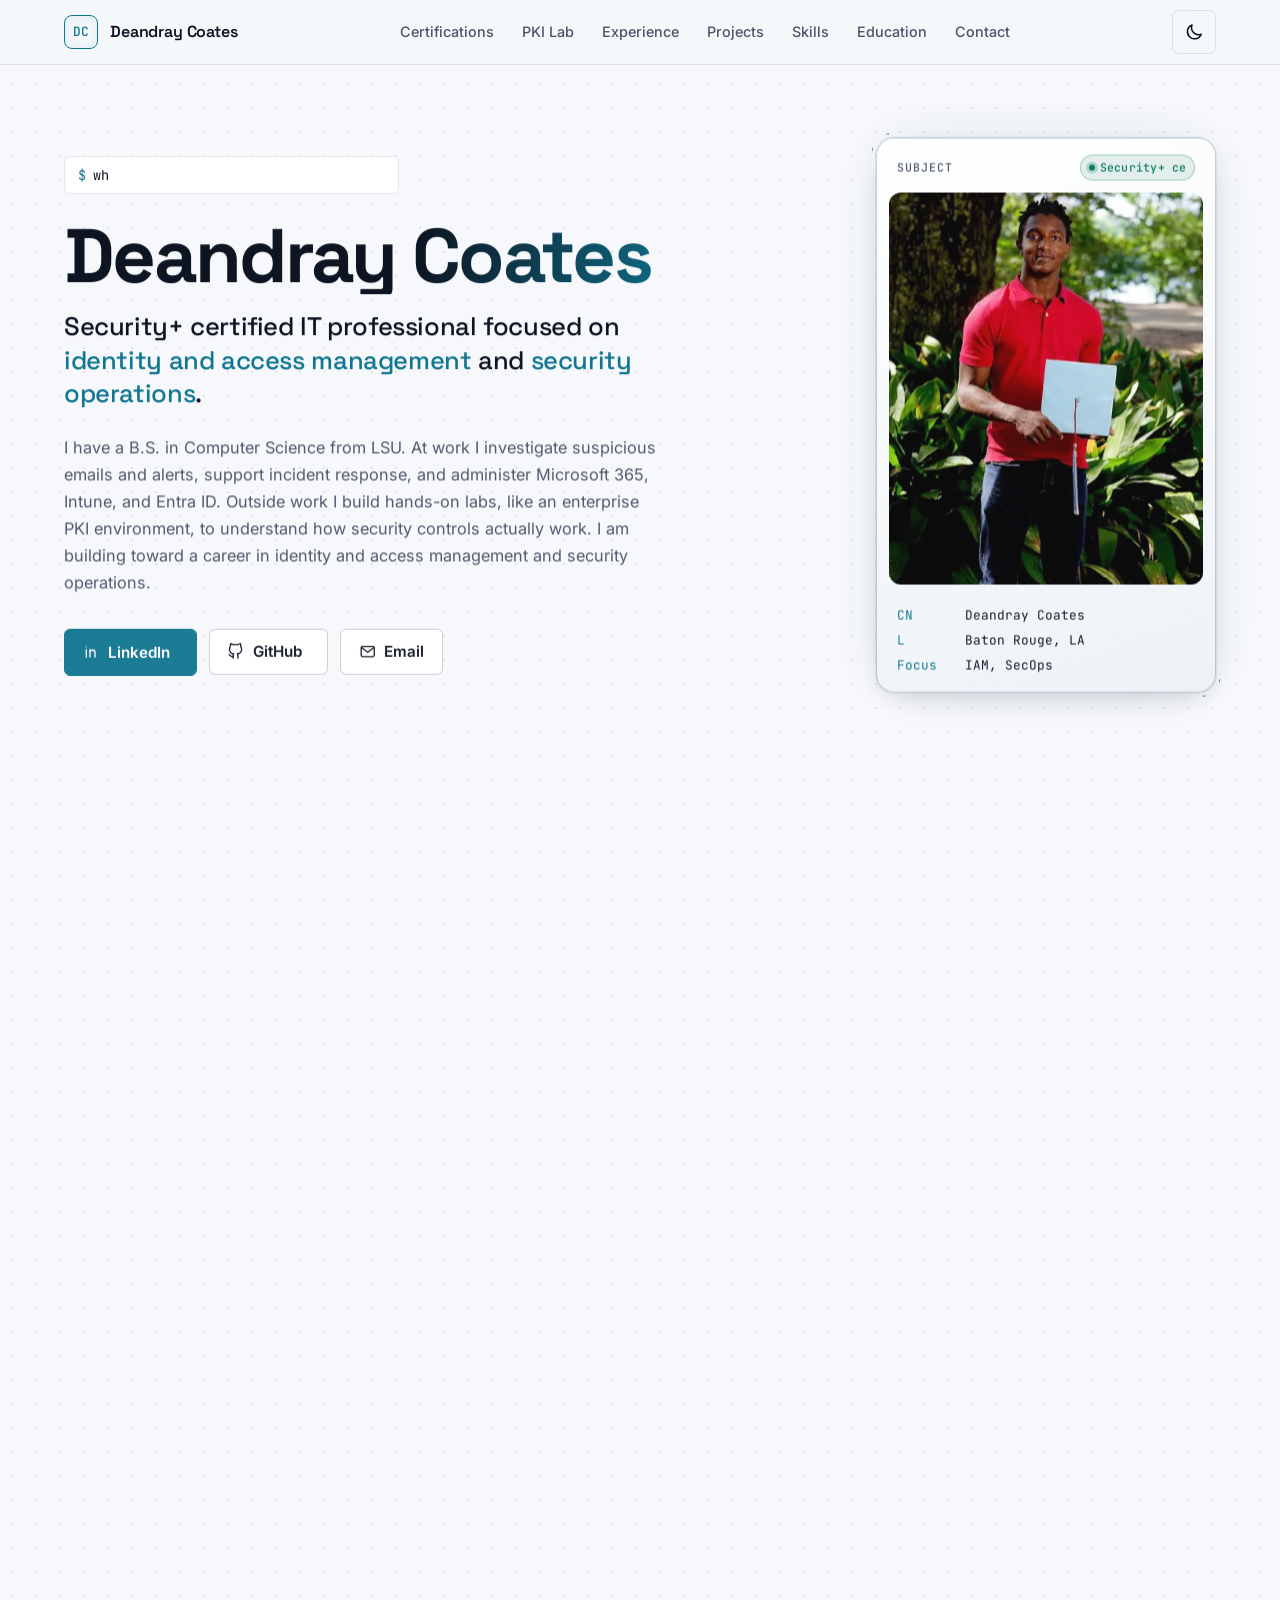
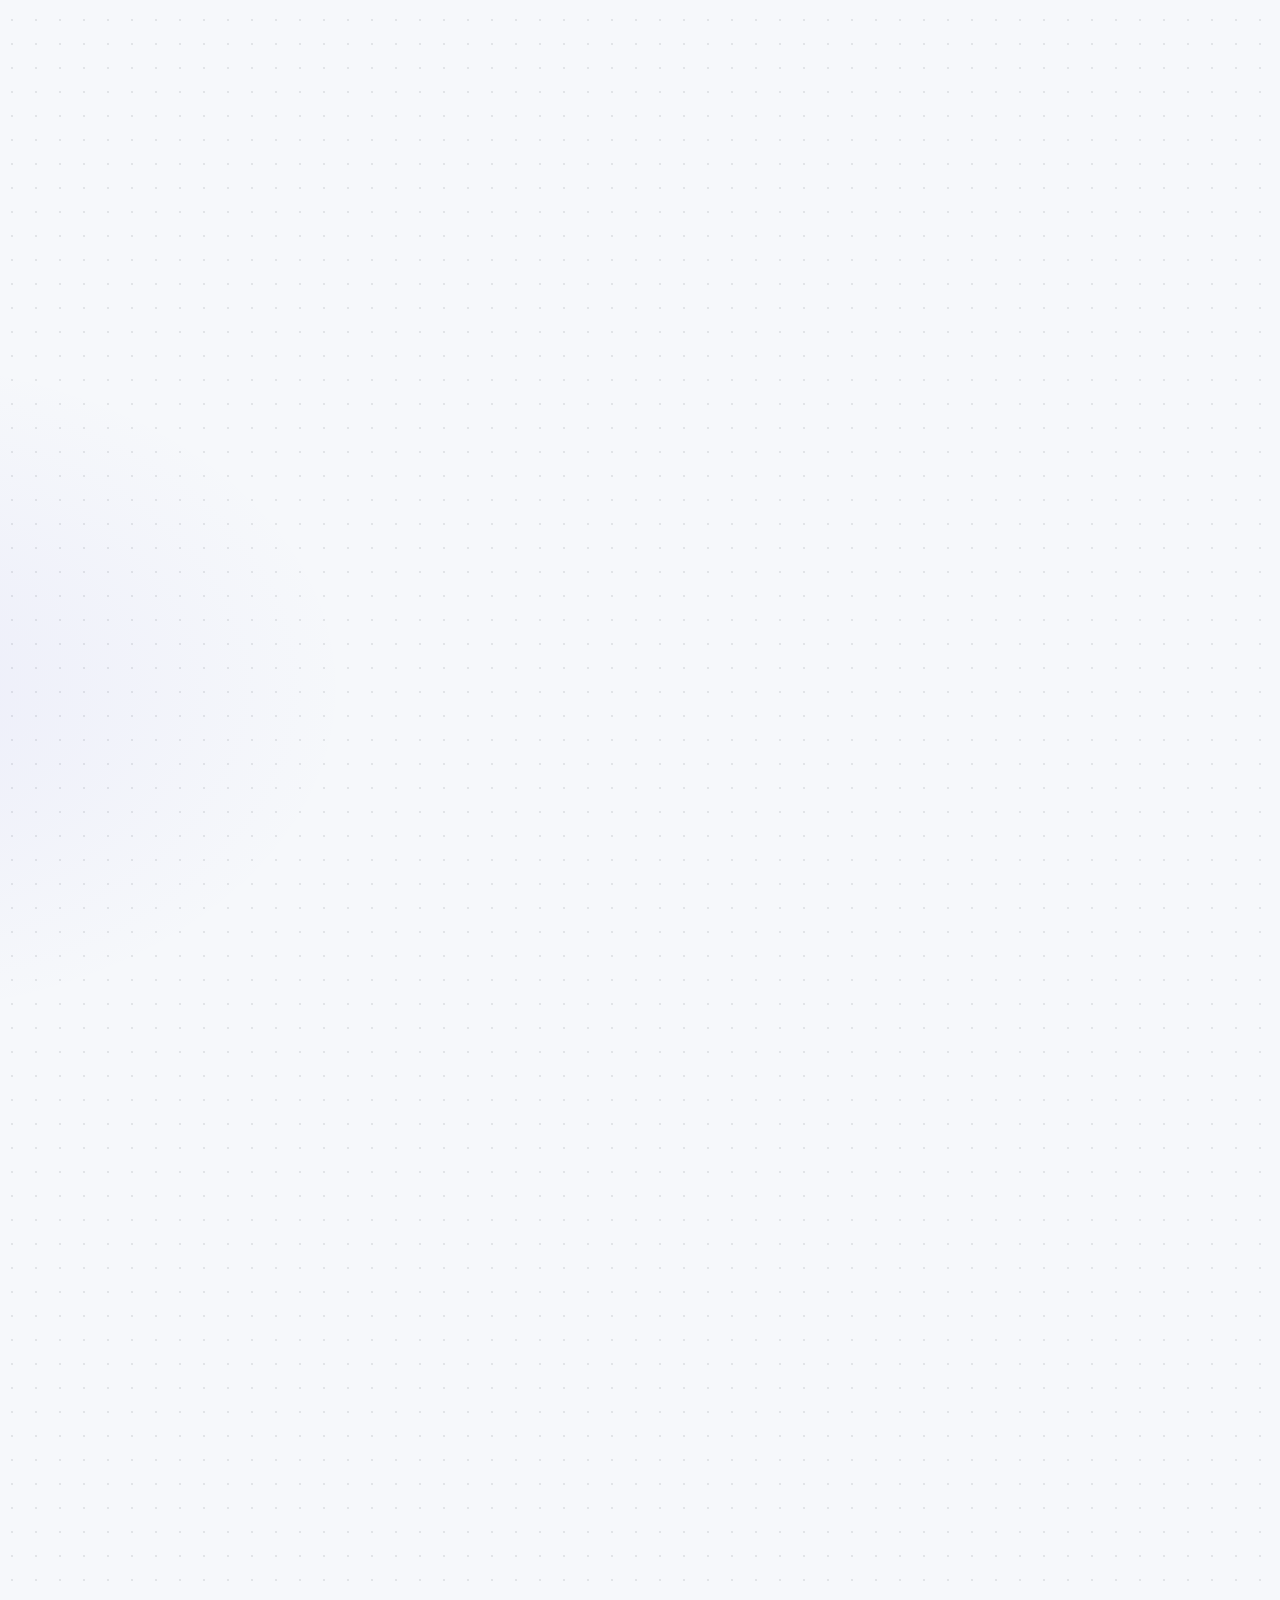
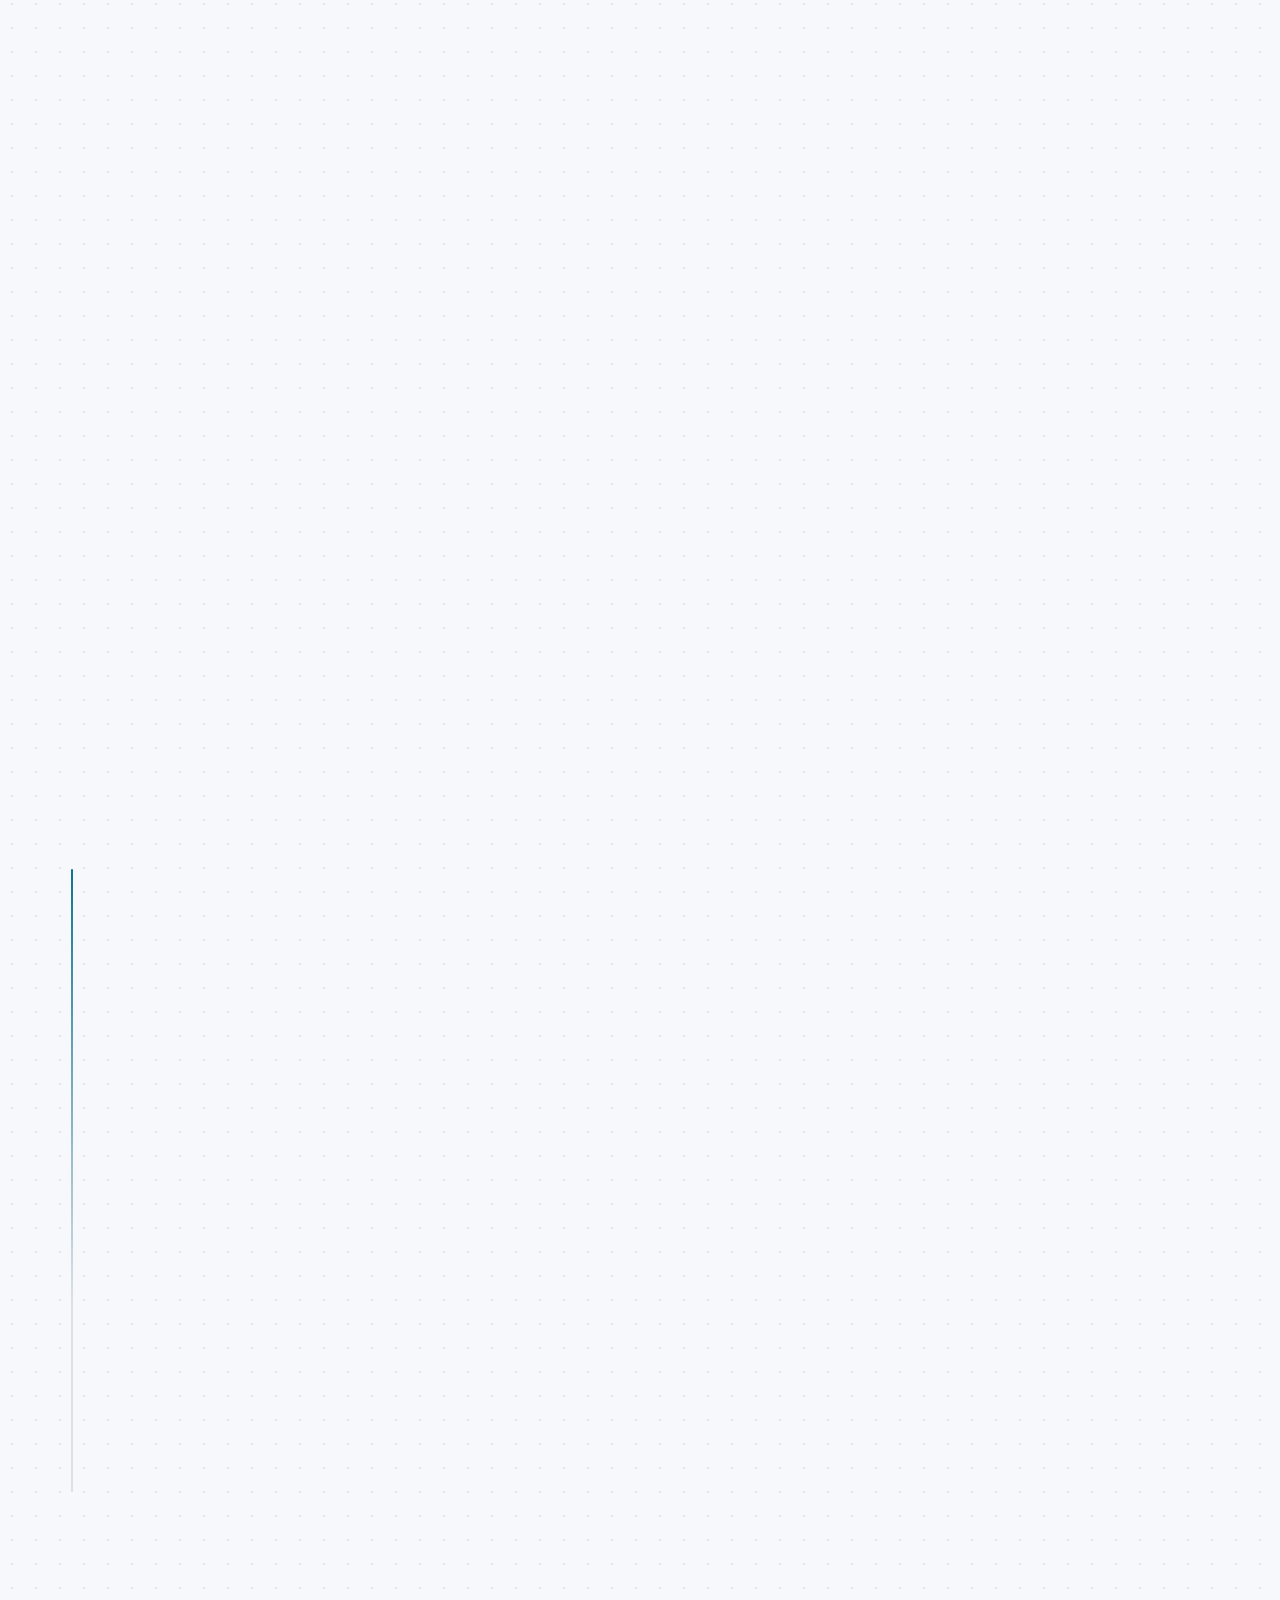
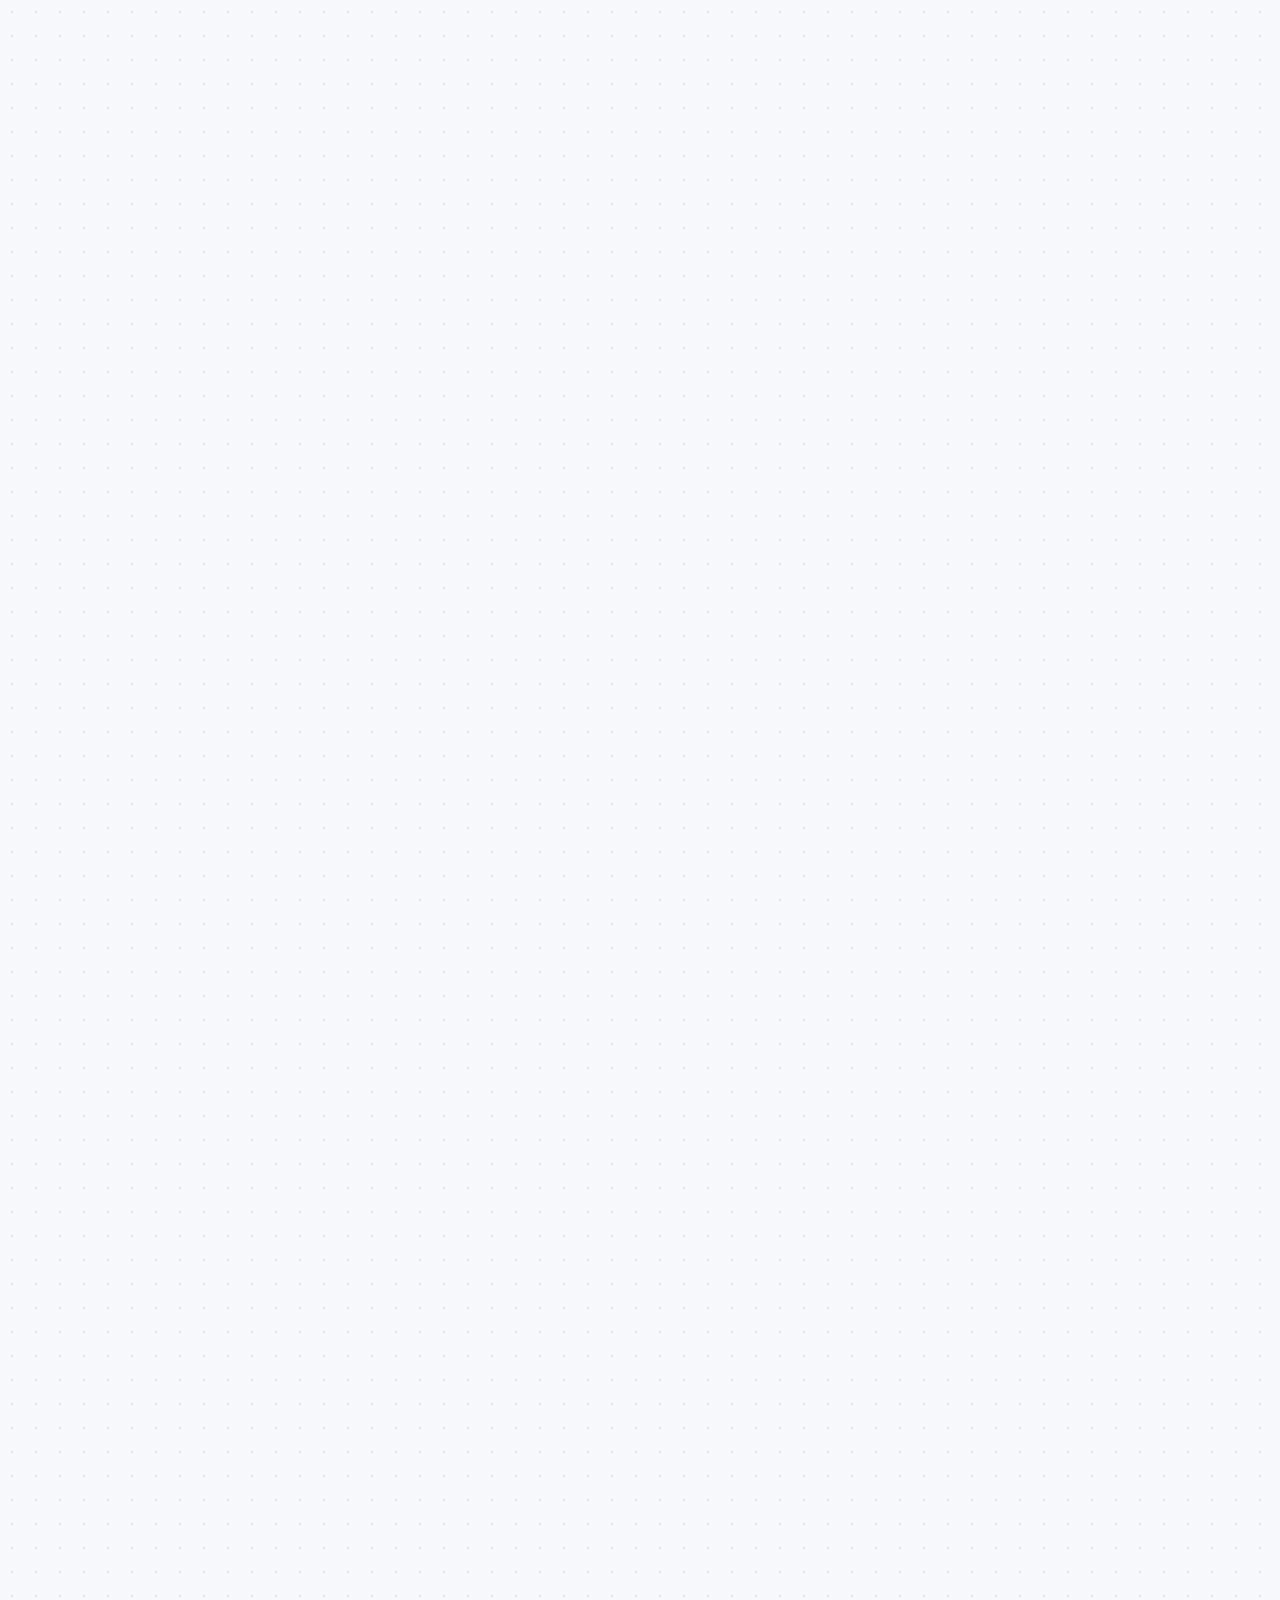
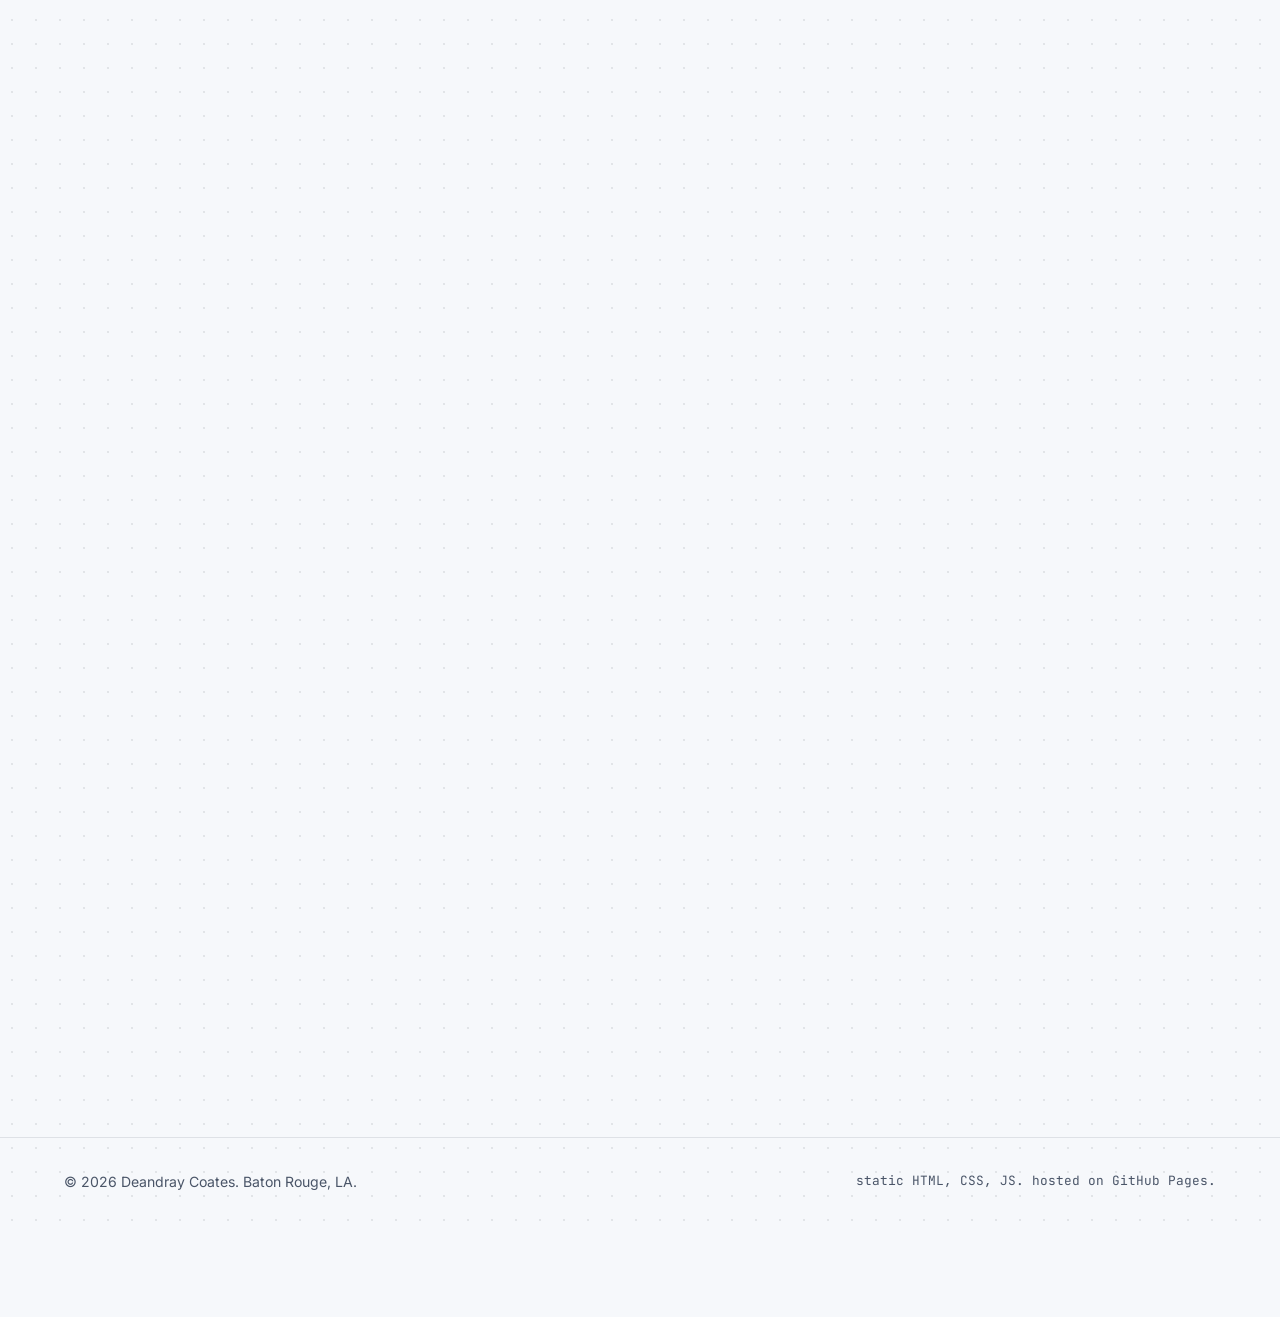
<file: about.html>
<!DOCTYPE html>
<html lang="en">
<head>
  <meta charset="UTF-8">
  <title>Deandray Coates</title>
  <!-- Old multi-page URL, kept so existing links still work. Redirects to the single-page site. -->
  <link rel="canonical" href="https://deandraycoates.com/#top">
  <meta http-equiv="refresh" content="0; url=/#top">
</head>
<body>
  <p>This page has moved. <a href="/#top">Continue to deandraycoates.com</a>.</p>
</body>
</html>
</file>
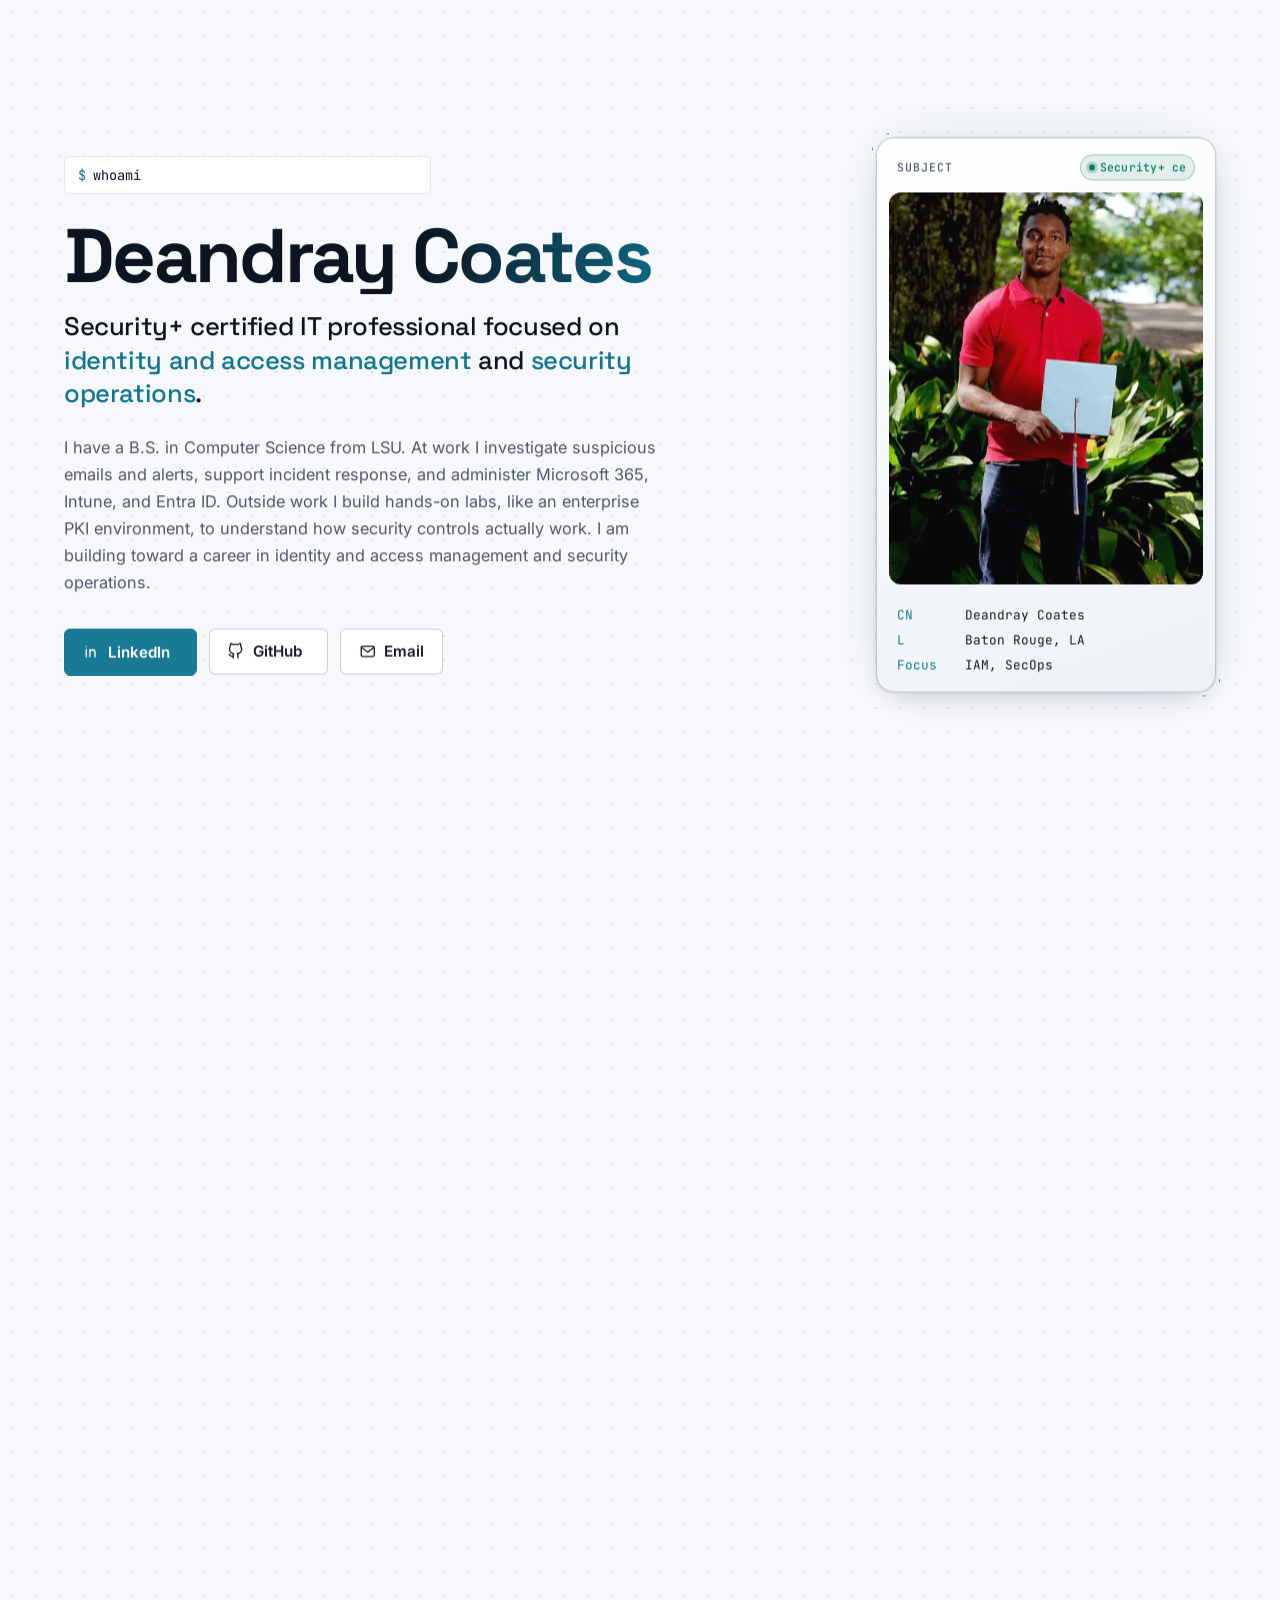
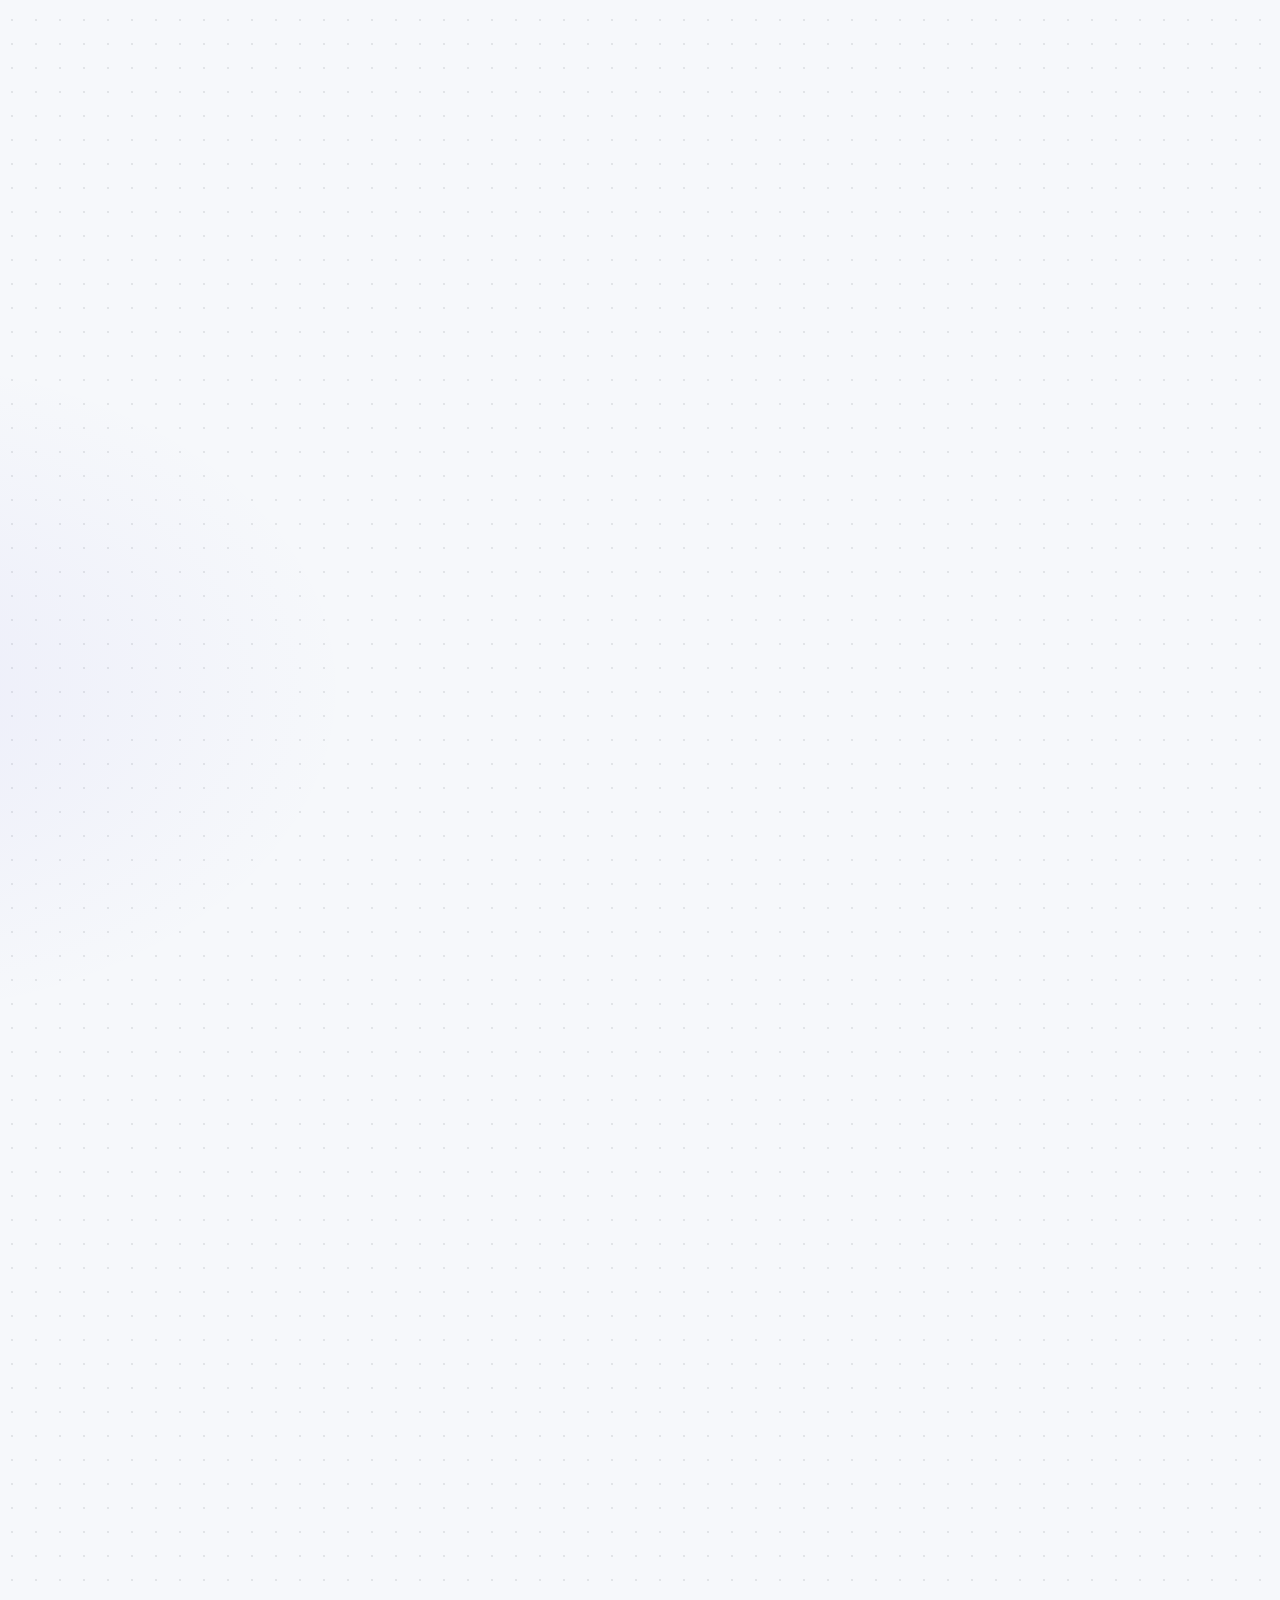
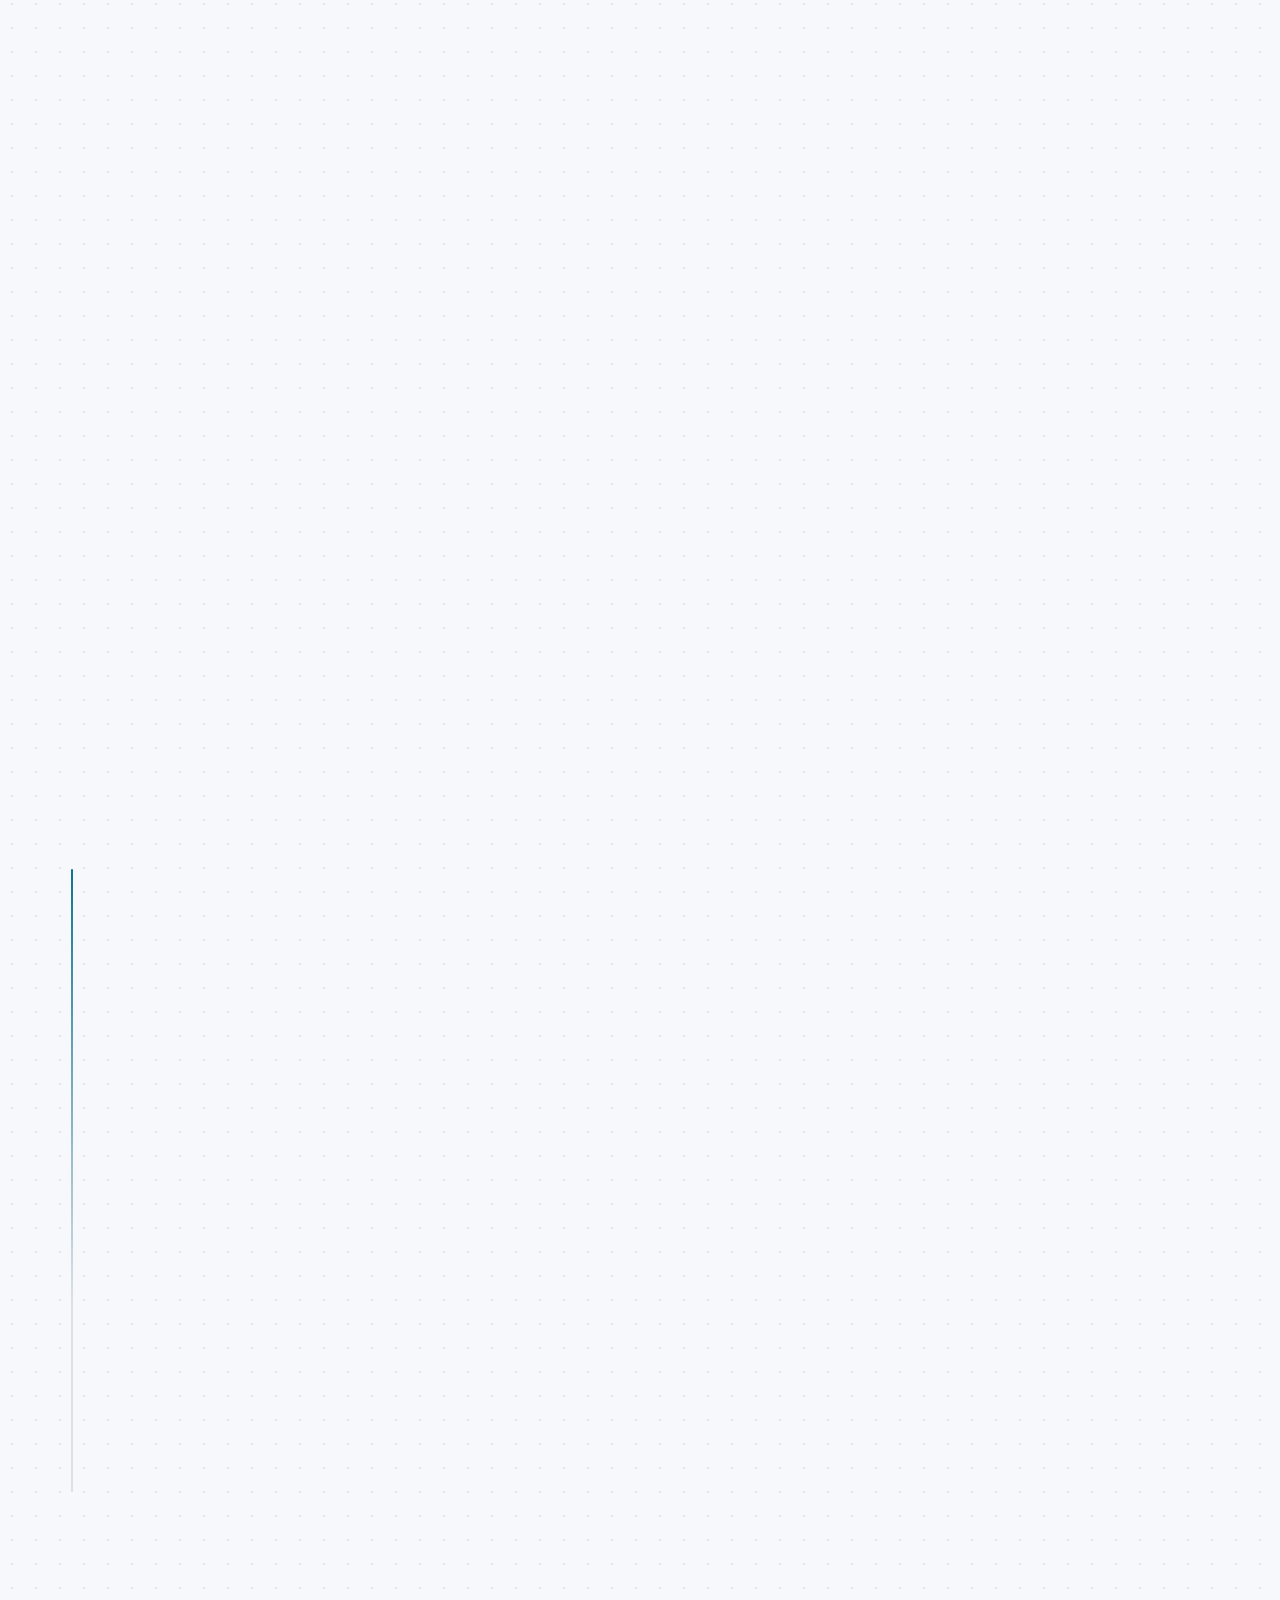
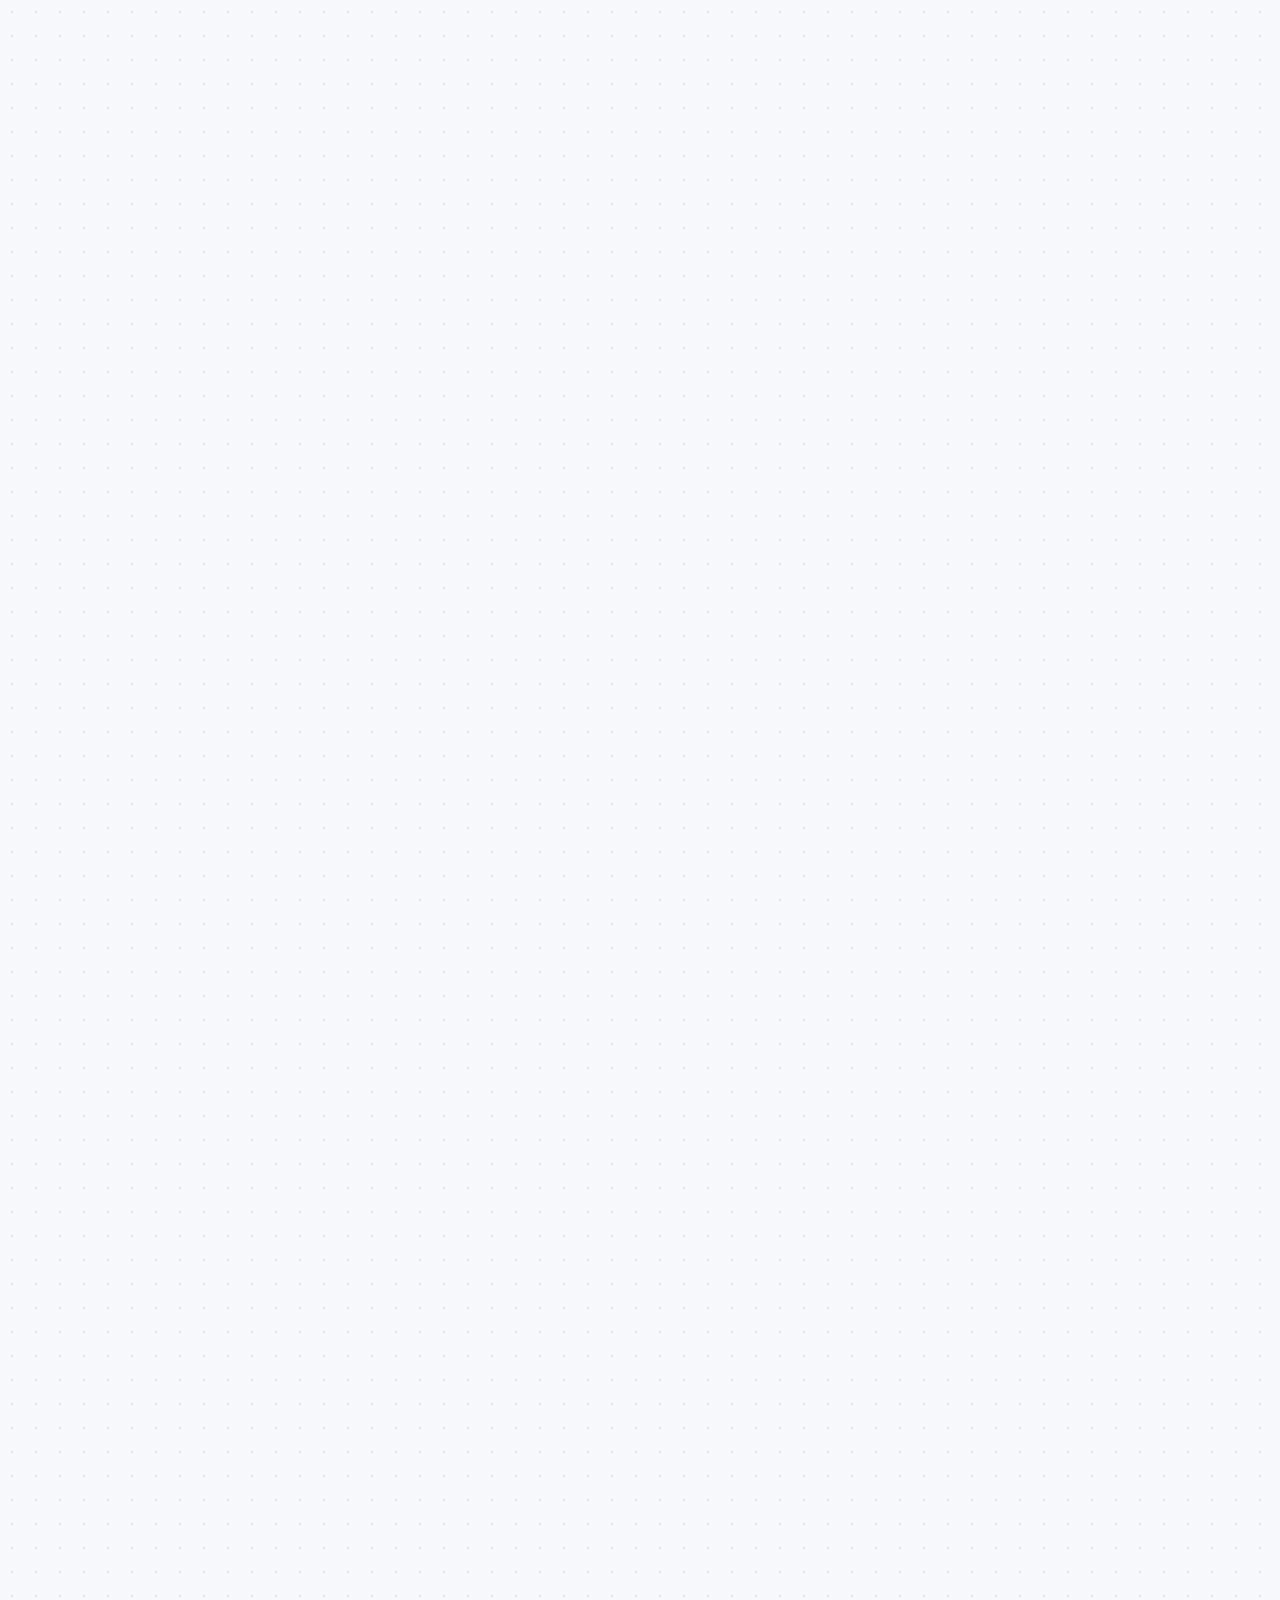
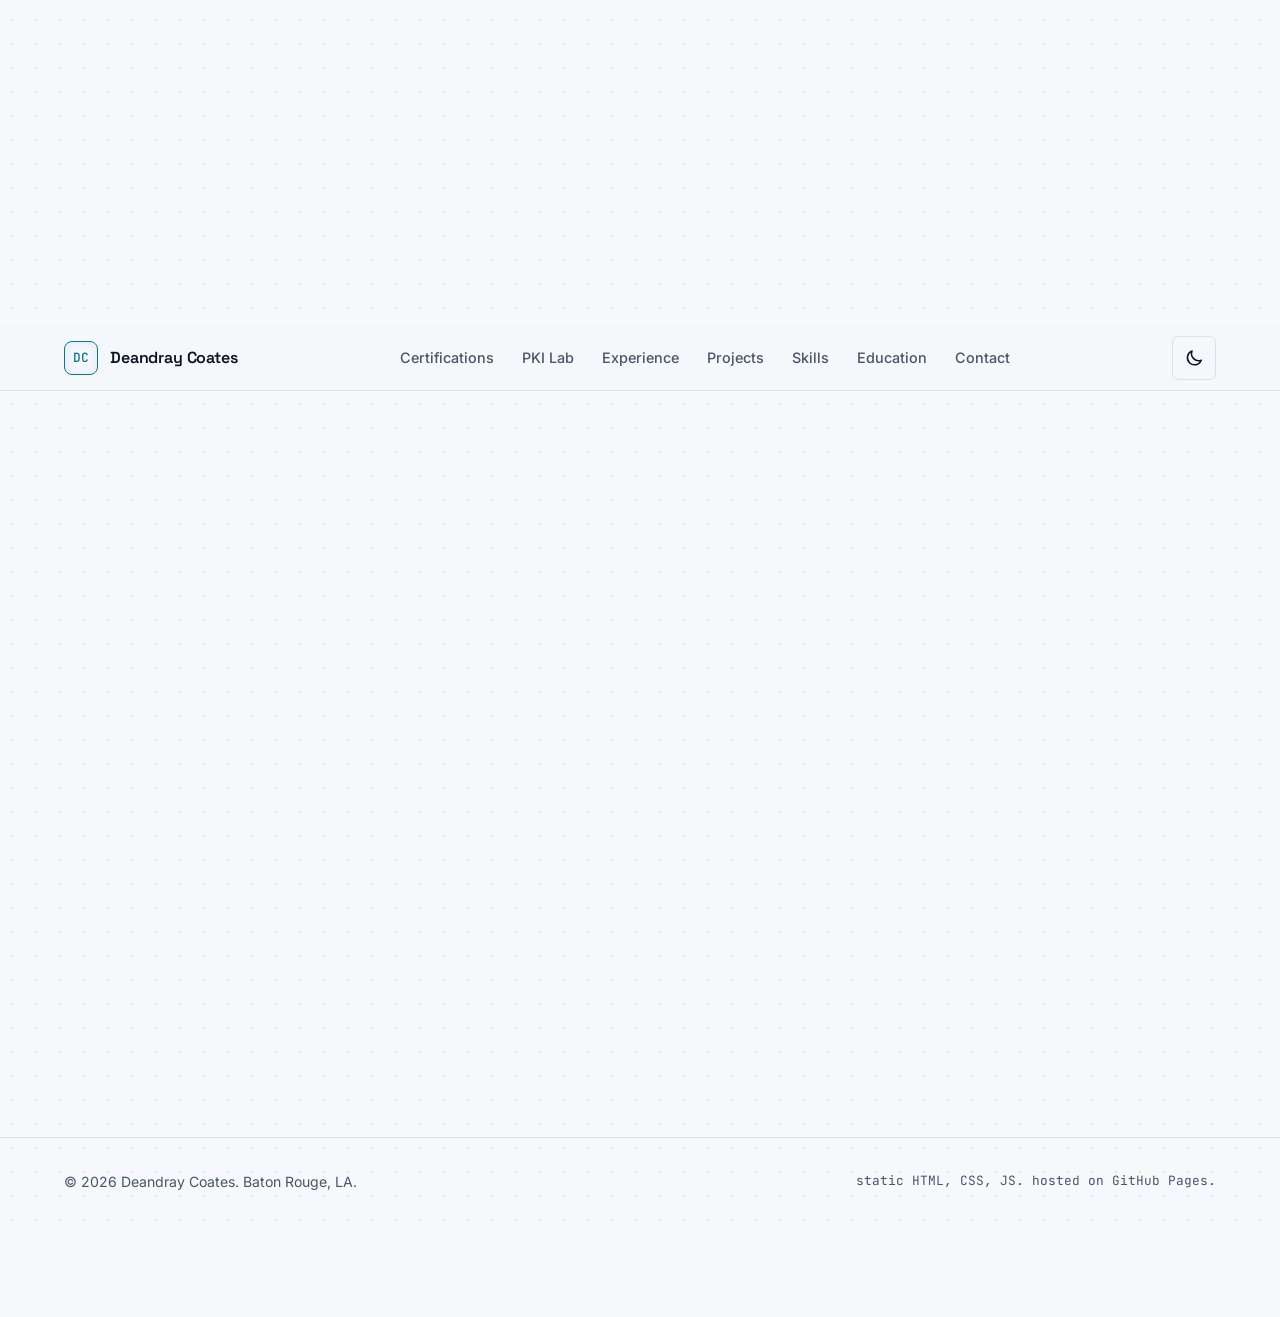
<file: projects.html>
<!DOCTYPE html>
<html lang="en">
<head>
  <meta charset="UTF-8">
  <title>Deandray Coates</title>
  <!-- Old multi-page URL, kept so existing links still work. Redirects to the single-page site. -->
  <link rel="canonical" href="https://deandraycoates.com/#projects">
  <meta http-equiv="refresh" content="0; url=/#projects">
</head>
<body>
  <p>This page has moved. <a href="/#projects">Continue to deandraycoates.com</a>.</p>
</body>
</html>
</file>
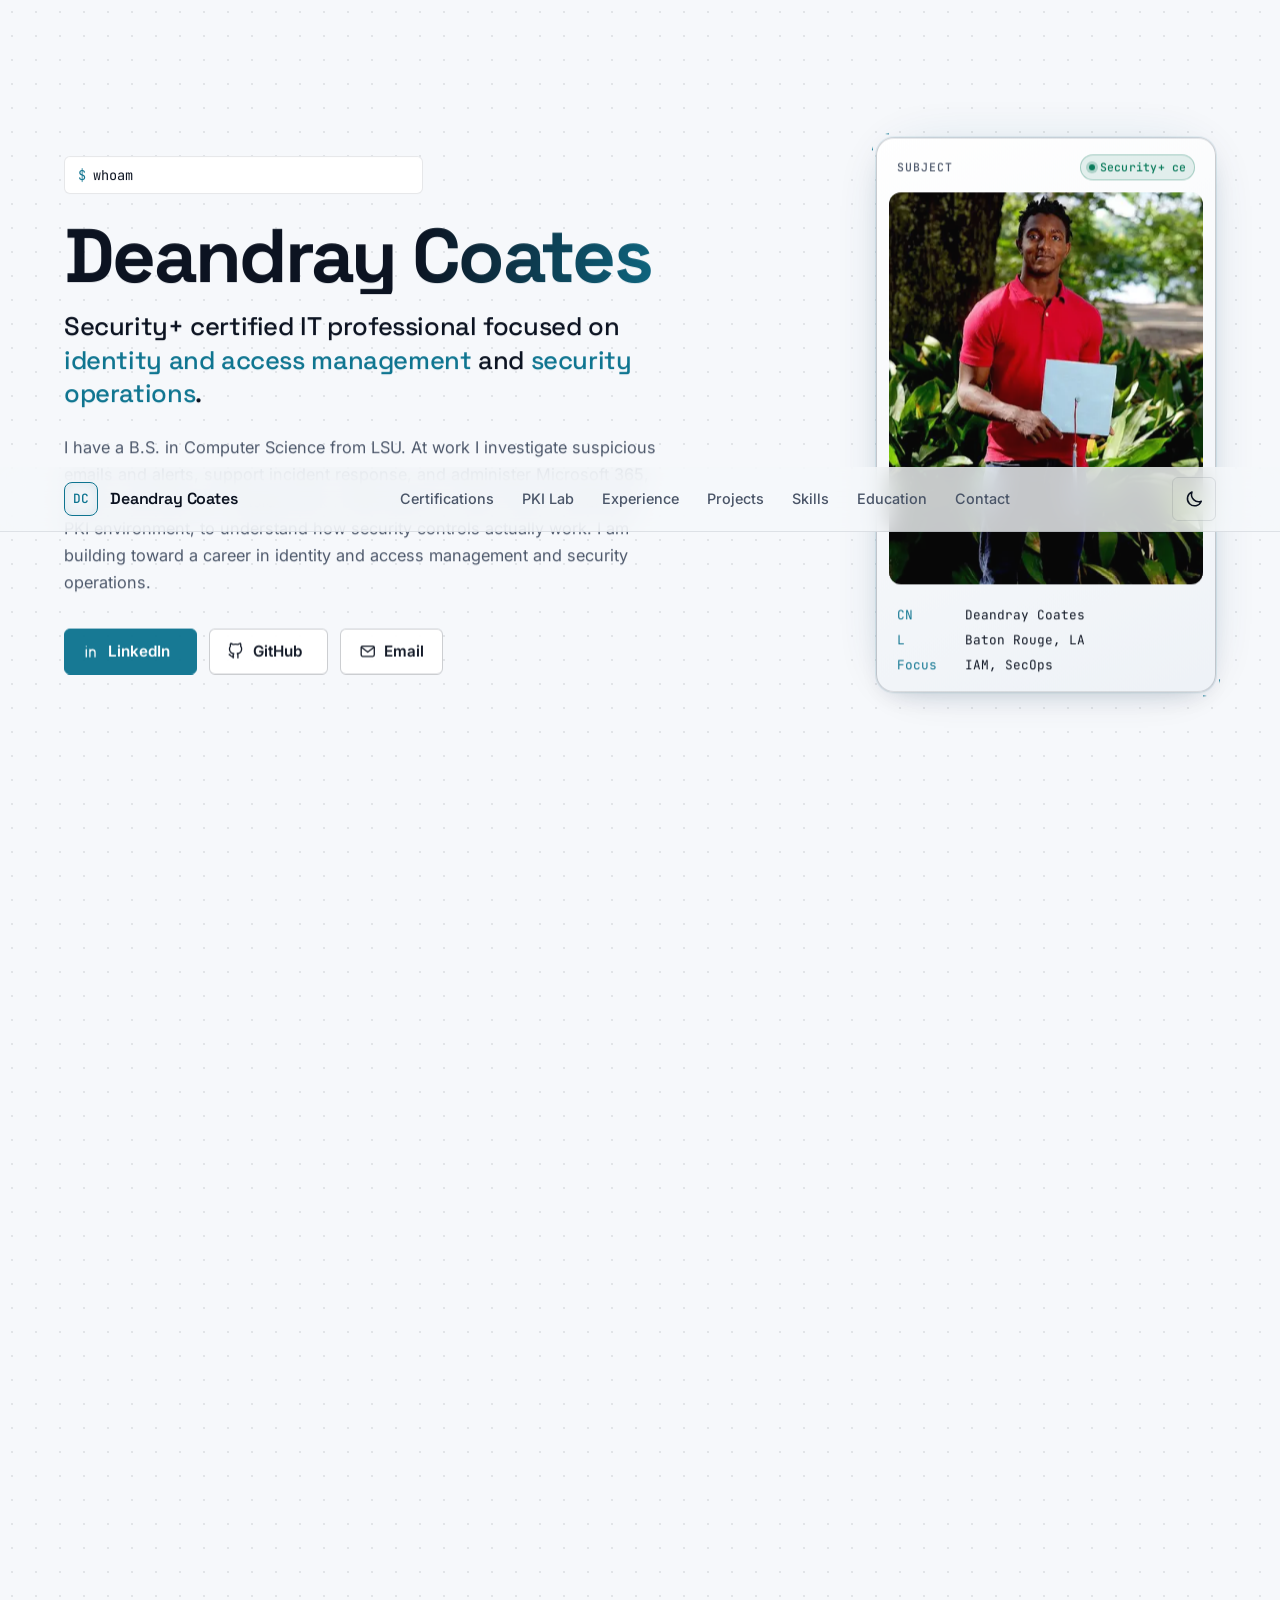
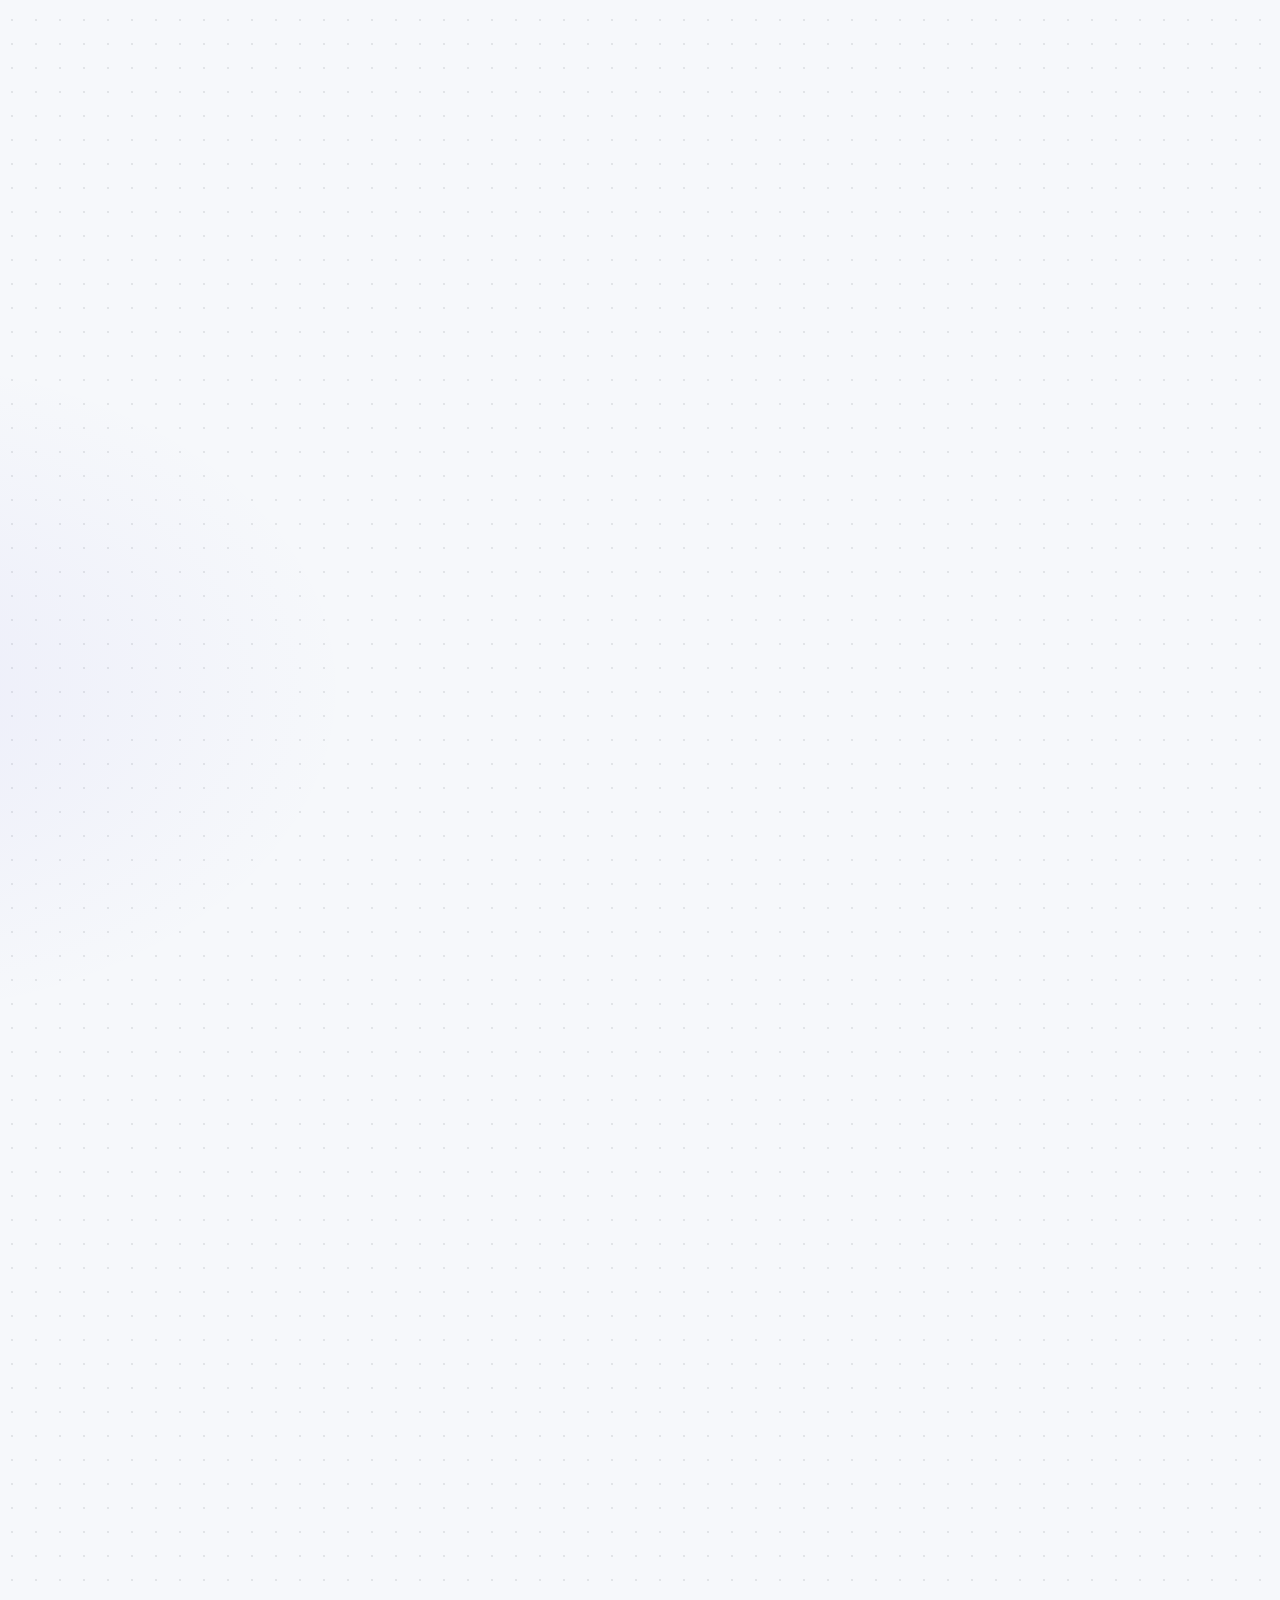
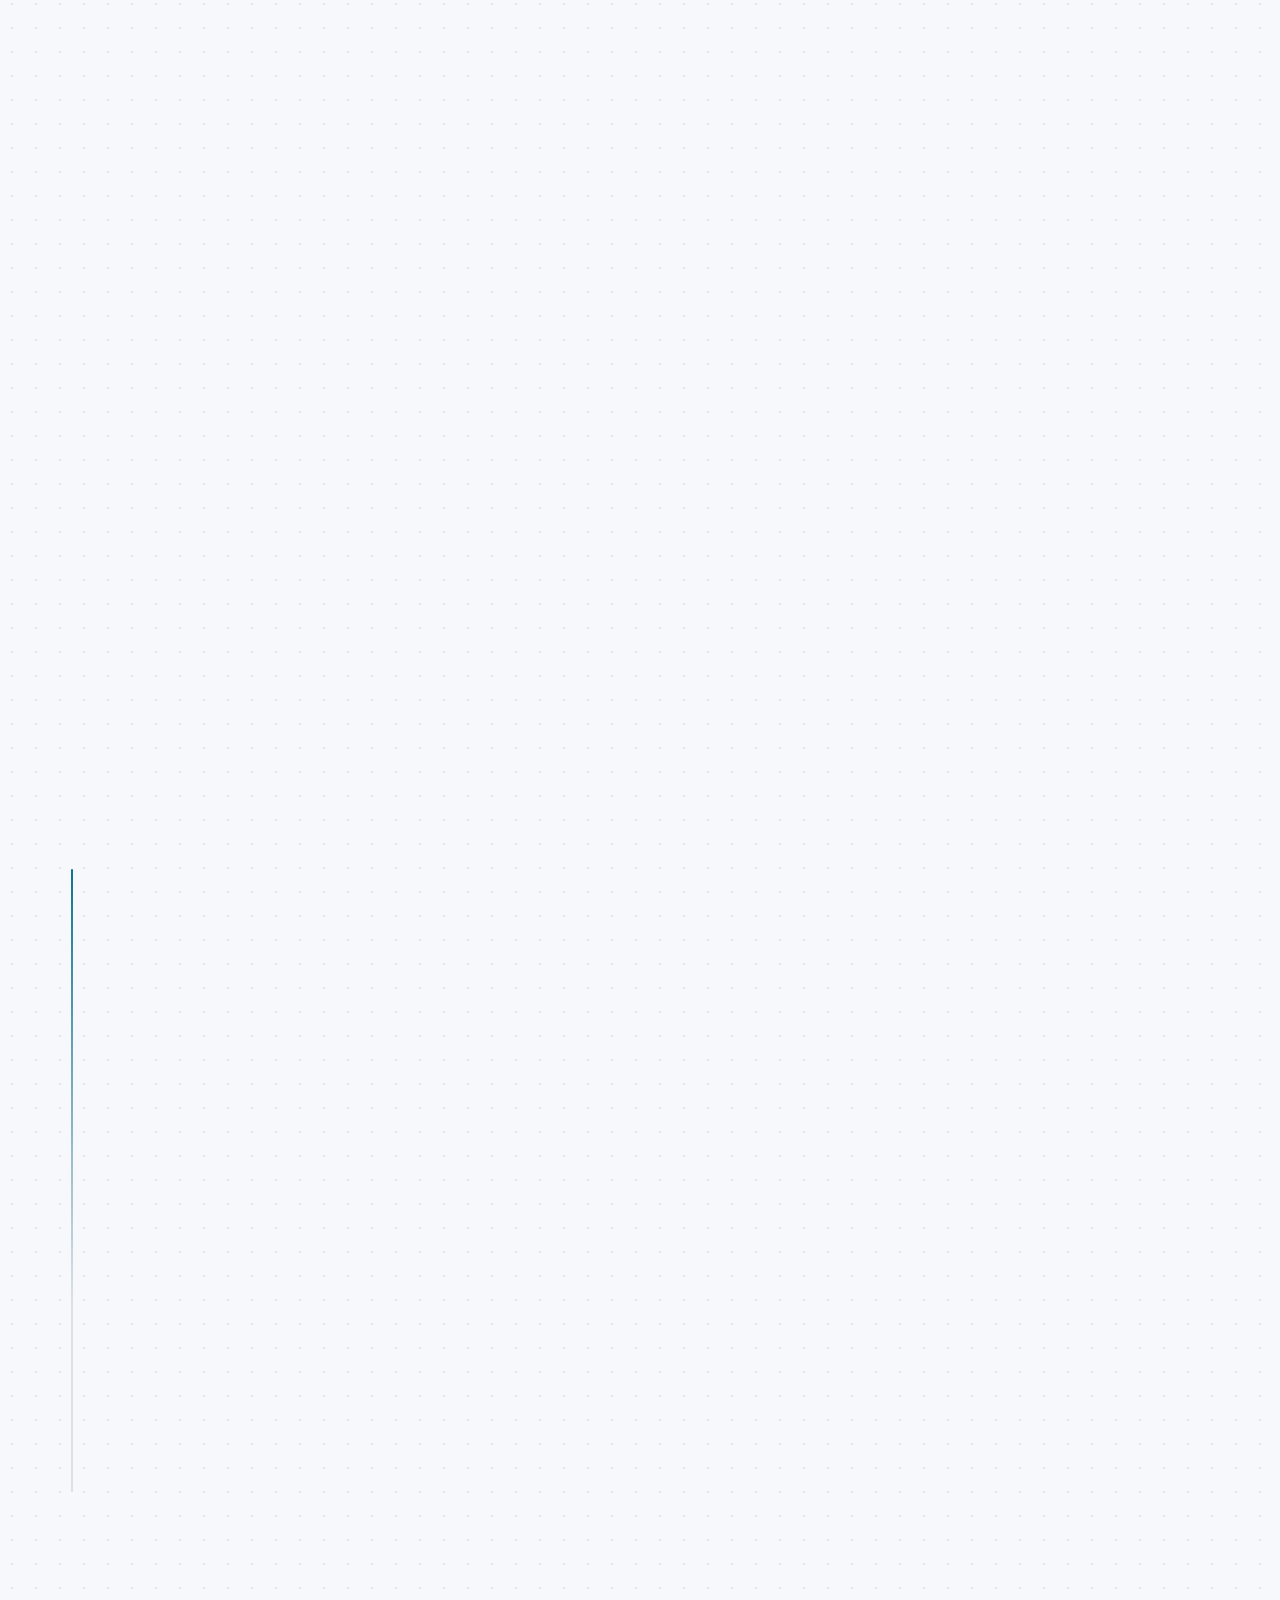
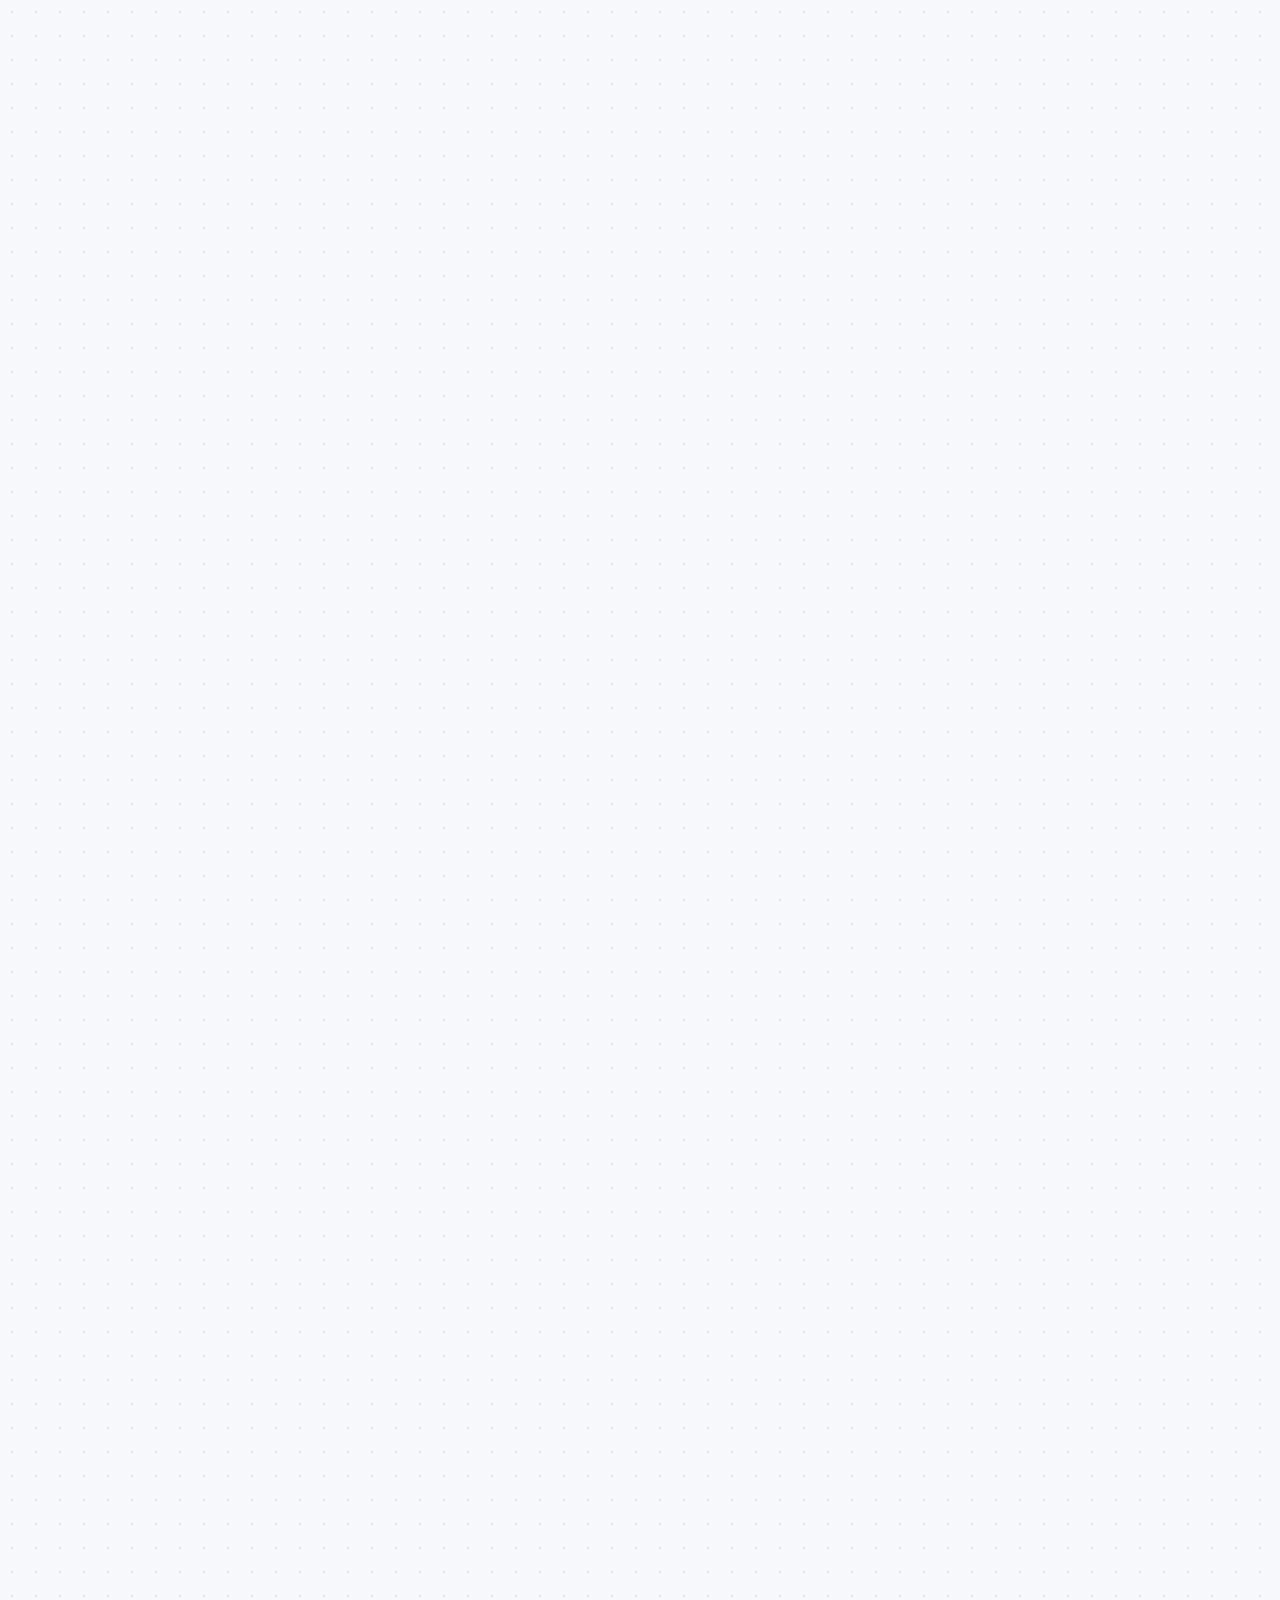
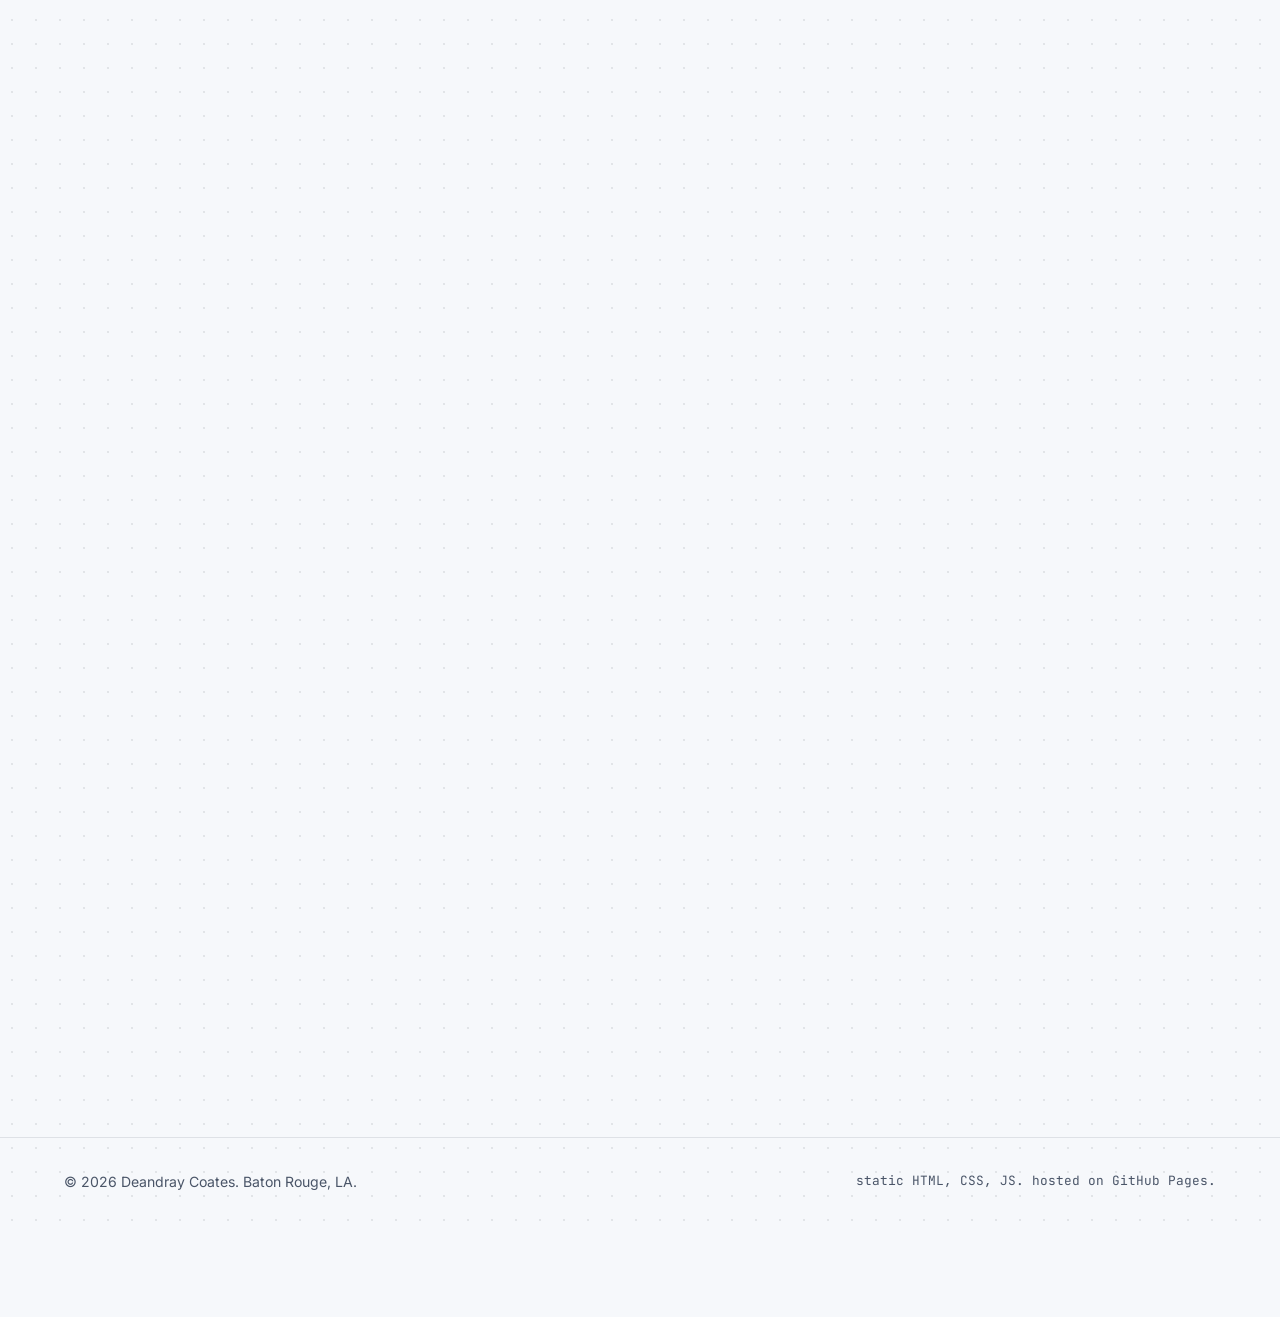
<file: skills.html>
<!DOCTYPE html>
<html lang="en">
<head>
  <meta charset="UTF-8">
  <title>Deandray Coates</title>
  <!-- Old multi-page URL, kept so existing links still work. Redirects to the single-page site. -->
  <link rel="canonical" href="https://deandraycoates.com/#certifications">
  <meta http-equiv="refresh" content="0; url=/#certifications">
</head>
<body>
  <p>This page has moved. <a href="/#certifications">Continue to deandraycoates.com</a>.</p>
</body>
</html>
</file>
<file: style.css>
/* =========================================================
   Deandray Coates portfolio, "Trust Chain" theme
   ---------------------------------------------------------
   Change the look from the custom properties below:
   colors, fonts, spacing, radius. Dark is the default,
   light is applied with [data-theme="light"] on <html>.
   ========================================================= */

/* ---------- Design tokens ---------- */
:root {
  /* Fonts */
  --font-display: "Space Grotesk", ui-sans-serif, system-ui, sans-serif;
  --font-body: "Inter", ui-sans-serif, system-ui, -apple-system, "Segoe UI", sans-serif;
  --font-mono: "JetBrains Mono", ui-monospace, SFMono-Regular, Menlo, Consolas, monospace;

  /* Spacing scale */
  --space-1: 0.25rem;
  --space-2: 0.5rem;
  --space-3: 0.75rem;
  --space-4: 1rem;
  --space-5: 1.5rem;
  --space-6: 2rem;
  --space-7: 3rem;
  --space-8: 4.5rem;
  --space-9: 6.5rem;

  /* Layout */
  --container: 72rem;
  --gutter: 1rem;
  --radius-sm: 6px;
  --radius: 12px;
  --radius-lg: 18px;
  --nav-h: 64px;

  /* Motion */
  --ease: cubic-bezier(.2, .7, .2, 1);
  --dur: 220ms;

  /* Colors: dark theme (default) */
  --bg: #0a0e14;
  --bg-glow: rgba(34, 211, 238, 0.10);
  --bg-glow-2: rgba(129, 140, 248, 0.08);
  --surface: #111823;
  --surface-2: #161f2d;
  --border: rgba(148, 163, 184, 0.16);
  --border-strong: rgba(148, 163, 184, 0.30);
  --grid-dot: rgba(148, 163, 184, 0.10);
  --text: #e6edf5;
  --text-muted: #9aa8bb;
  --accent: #22d3ee;
  --accent-strong: #67e8f9;
  --accent-soft: rgba(34, 211, 238, 0.12);
  --accent-glow: rgba(34, 211, 238, 0.35);
  --on-accent: #041318;
  --accent-2: #818cf8;
  --ok: #34d399;
  --ok-soft: rgba(52, 211, 153, 0.12);
  --danger: #f87171;
  --danger-soft: rgba(248, 113, 113, 0.12);
  --shadow: 0 10px 30px -12px rgba(0, 0, 0, 0.6);
  --header-bg: rgba(10, 14, 20, 0.72);

  color-scheme: dark;
}

/* Colors: light theme */
:root[data-theme="light"] {
  --bg: #f6f8fb;
  --bg-glow: rgba(14, 116, 144, 0.10);
  --bg-glow-2: rgba(79, 70, 229, 0.06);
  --surface: #ffffff;
  --surface-2: #eef2f7;
  --border: rgba(15, 23, 42, 0.10);
  --border-strong: rgba(15, 23, 42, 0.22);
  --grid-dot: rgba(15, 23, 42, 0.09);
  --text: #0b1220;
  --text-muted: #4a5568;
  --accent: #0e7490;
  --accent-strong: #155e75;
  --accent-soft: rgba(14, 116, 144, 0.10);
  --accent-glow: rgba(14, 116, 144, 0.22);
  --on-accent: #ffffff;
  --accent-2: #4f46e5;
  --ok: #047857;
  --ok-soft: rgba(4, 120, 87, 0.10);
  --danger: #c81e1e;
  --danger-soft: rgba(200, 30, 30, 0.08);
  --shadow: 0 10px 30px -14px rgba(15, 23, 42, 0.25);
  --header-bg: rgba(246, 248, 251, 0.80);

  color-scheme: light;
}

/* ---------- Base ---------- */
*,
*::before,
*::after { box-sizing: border-box; }

html {
  scroll-behavior: smooth;
  scroll-padding-top: calc(var(--nav-h) + 1rem);
  -webkit-text-size-adjust: 100%;
}

body {
  margin: 0;
  min-height: 100vh;
  background-color: var(--bg);
  /* Faint dot grid plus two soft glows */
  background-image:
    radial-gradient(60rem 40rem at 85% -10%, var(--bg-glow), transparent 60%),
    radial-gradient(50rem 35rem at -10% 30%, var(--bg-glow-2), transparent 60%),
    radial-gradient(var(--grid-dot) 1px, transparent 1px);
  background-size: auto, auto, 24px 24px;
  background-attachment: scroll;
  color: var(--text);
  font-family: var(--font-body);
  font-size: 1rem;
  line-height: 1.65;
  -webkit-font-smoothing: antialiased;
  text-rendering: optimizeLegibility;
}

img, svg { display: block; max-width: 100%; }
img { height: auto; }

h1, h2, h3, h4 {
  font-family: var(--font-display);
  line-height: 1.15;
  letter-spacing: -0.02em;
  margin: 0;
}

p { margin: 0; }
ul, ol { margin: 0; padding: 0; }

a { color: var(--accent); text-underline-offset: 3px; }
a:hover { color: var(--accent-strong); }

code, .mono-small, .mono-label, .eyebrow { font-family: var(--font-mono); }

/* Visible keyboard focus everywhere */
:focus-visible {
  outline: 2px solid var(--accent);
  outline-offset: 3px;
  border-radius: 4px;
}

::selection { background: var(--accent); color: var(--on-accent); }

.container {
  width: 100%;
  max-width: calc(var(--container) + var(--gutter) * 2);
  margin-inline: auto;
  padding-inline: var(--gutter);
}

.sr-only {
  position: absolute !important;
  width: 1px; height: 1px;
  padding: 0; margin: -1px;
  overflow: hidden; clip: rect(0 0 0 0);
  white-space: nowrap; border: 0;
}

.skip-link {
  position: absolute;
  left: var(--space-4);
  top: -100px;
  z-index: 100;
  padding: var(--space-2) var(--space-4);
  background: var(--accent);
  color: var(--on-accent);
  border-radius: var(--radius-sm);
  font-weight: 600;
  text-decoration: none;
}
.skip-link:focus { top: var(--space-3); color: var(--on-accent); }

/* Shared stroke icons */
.icon {
  width: 1.15em;
  height: 1.15em;
  fill: none;
  stroke: currentColor;
  stroke-width: 1.8;
  stroke-linecap: round;
  stroke-linejoin: round;
  flex-shrink: 0;
}

/* ---------- Small shared components ---------- */
.eyebrow {
  font-size: 0.78rem;
  letter-spacing: 0.08em;
  text-transform: uppercase;
  color: var(--accent);
}

.mono-label {
  font-size: 0.72rem;
  letter-spacing: 0.08em;
  text-transform: uppercase;
  color: var(--text-muted);
  font-weight: 500;
}

.mono-small { font-size: 0.8rem; color: var(--text-muted); }

/* Status pill, used for certs, timeline and diagram */
.status {
  display: inline-flex;
  align-items: center;
  gap: 0.45em;
  padding: 0.2em 0.65em;
  border-radius: 999px;
  font-family: var(--font-mono);
  font-size: 0.72rem;
  font-weight: 500;
  letter-spacing: 0.02em;
  white-space: nowrap;
  border: 1px solid transparent;
}
.status .dot {
  width: 6px; height: 6px;
  border-radius: 50%;
  background: currentColor;
  box-shadow: 0 0 0 3px color-mix(in srgb, currentColor 25%, transparent);
}
.status-ok { color: var(--ok); background: var(--ok-soft); border-color: color-mix(in srgb, var(--ok) 30%, transparent); }
.status-bad { color: var(--danger); background: var(--danger-soft); border-color: color-mix(in srgb, var(--danger) 30%, transparent); }

/* Tags */
.tag-list {
  list-style: none;
  display: flex;
  flex-wrap: wrap;
  gap: var(--space-2);
}
.tag-list li {
  font-family: var(--font-mono);
  font-size: 0.78rem;
  line-height: 1.4;
  padding: 0.35em 0.7em;
  border: 1px solid var(--border);
  border-radius: var(--radius-sm);
  background: var(--surface-2);
  color: var(--text);
  transition: border-color var(--dur) var(--ease), color var(--dur) var(--ease);
}
.tag-list li:hover { border-color: var(--accent); }

/* Buttons */
.btn {
  display: inline-flex;
  align-items: center;
  gap: var(--space-2);
  min-height: 44px;
  padding: 0.6rem 1.1rem;
  border-radius: var(--radius-sm);
  border: 1px solid var(--border-strong);
  background: var(--surface);
  color: var(--text);
  font-weight: 600;
  font-size: 0.95rem;
  text-decoration: none;
  transition: transform var(--dur) var(--ease), border-color var(--dur) var(--ease),
              box-shadow var(--dur) var(--ease), background var(--dur) var(--ease);
}
.btn:hover {
  color: var(--text);
  border-color: var(--accent);
  box-shadow: 0 0 0 4px var(--accent-soft);
  transform: translateY(-1px);
}
.btn-primary {
  background: var(--accent);
  border-color: var(--accent);
  color: var(--on-accent);
}
.btn-primary:hover {
  color: var(--on-accent);
  background: var(--accent-strong);
  box-shadow: 0 8px 24px -8px var(--accent-glow);
}

.icon-btn {
  display: inline-grid;
  place-items: center;
  width: 44px;
  height: 44px;
  border-radius: var(--radius-sm);
  border: 1px solid var(--border);
  background: transparent;
  color: var(--text);
  cursor: pointer;
  font-size: 1.1rem;
  transition: border-color var(--dur) var(--ease), background var(--dur) var(--ease);
}
.icon-btn:hover { border-color: var(--accent); background: var(--accent-soft); }

.text-link {
  font-weight: 600;
  font-size: 0.92rem;
  text-decoration: none;
}
.text-link:hover { text-decoration: underline; }

/* ---------- Header / navigation ---------- */
.site-header {
  position: sticky;
  top: 0;
  z-index: 50;
  background: var(--header-bg);
  backdrop-filter: saturate(160%) blur(12px);
  -webkit-backdrop-filter: saturate(160%) blur(12px);
  border-bottom: 1px solid var(--border);
}

.nav {
  height: var(--nav-h);
  display: flex;
  align-items: center;
  justify-content: space-between;
  gap: var(--space-4);
}

.brand {
  display: inline-flex;
  align-items: center;
  gap: var(--space-3);
  color: var(--text);
  text-decoration: none;
  font-family: var(--font-display);
  font-weight: 600;
  letter-spacing: -0.01em;
}
.brand:hover { color: var(--text); }
.brand-mark {
  display: inline-grid;
  place-items: center;
  width: 34px; height: 34px;
  border-radius: 8px;
  border: 1px solid var(--accent);
  color: var(--accent);
  font-family: var(--font-mono);
  font-size: 0.8rem;
  font-weight: 500;
  box-shadow: inset 0 0 12px var(--accent-soft);
}

.nav-actions { display: flex; gap: var(--space-2); }

/* Theme toggle shows the icon of the theme it switches TO */
.theme-toggle .icon-moon { display: none; }
:root[data-theme="light"] .theme-toggle .icon-sun { display: none; }
:root[data-theme="light"] .theme-toggle .icon-moon { display: block; }

/* Mobile menu (default, mobile-first) */
.nav-links {
  list-style: none;
  position: fixed;
  inset: var(--nav-h) 0 auto 0;
  display: flex;
  flex-direction: column;
  padding: var(--space-3) var(--gutter) var(--space-5);
  background: var(--bg);
  border-bottom: 1px solid var(--border);
  box-shadow: var(--shadow);
  transform: translateY(-8px);
  opacity: 0;
  visibility: hidden;
  transition: opacity var(--dur) var(--ease), transform var(--dur) var(--ease), visibility 0s linear var(--dur);
}
.nav-links.is-open {
  transform: none;
  opacity: 1;
  visibility: visible;
  transition: opacity var(--dur) var(--ease), transform var(--dur) var(--ease);
}
.nav-links a {
  display: block;
  padding: var(--space-3) var(--space-2);
  color: var(--text-muted);
  text-decoration: none;
  font-weight: 500;
  border-bottom: 1px solid var(--border);
}
.nav-links a:hover,
.nav-links a.is-active { color: var(--accent); }

/* Hamburger animates into an X when open */
.menu-line { transition: transform var(--dur) var(--ease), opacity var(--dur) var(--ease); transform-origin: 12px 12px; }
.menu-toggle[aria-expanded="true"] .menu-line-1 { transform: translateY(5px) rotate(45deg); }
.menu-toggle[aria-expanded="true"] .menu-line-2 { opacity: 0; }
.menu-toggle[aria-expanded="true"] .menu-line-3 { transform: translateY(-5px) rotate(-45deg); }

@media (min-width: 1024px) {
  .menu-toggle { display: none; }
  .nav-links {
    position: static;
    flex-direction: row;
    gap: var(--space-1);
    padding: 0;
    background: none;
    border: 0;
    box-shadow: none;
    transform: none;
    opacity: 1;
    visibility: visible;
  }
  .nav-links a {
    position: relative;
    padding: var(--space-2) var(--space-3);
    border: 0;
    font-size: 0.9rem;
    border-radius: var(--radius-sm);
  }
  .nav-links a::after {
    content: "";
    position: absolute;
    left: var(--space-3); right: var(--space-3); bottom: 2px;
    height: 2px;
    background: var(--accent);
    transform: scaleX(0);
    transform-origin: left;
    transition: transform var(--dur) var(--ease);
  }
  .nav-links a:hover::after,
  .nav-links a.is-active::after { transform: scaleX(1); }
  .nav-links a.is-active { color: var(--text); }
}

/* ---------- Hero ---------- */
.hero {
  display: grid;
  gap: var(--space-7);
  padding-top: var(--space-8);
  padding-bottom: var(--space-8);
  align-items: center;
}

.terminal {
  display: inline-flex;
  flex-wrap: wrap;
  align-items: center;
  gap: 0.5em;
  font-family: var(--font-mono);
  font-size: clamp(0.76rem, 0.7rem + 0.3vw, 0.85rem);
  padding: 0.45rem 0.8rem;
  max-width: 100%;
  border: 1px solid var(--border);
  border-radius: var(--radius-sm);
  background: var(--surface);
  color: var(--text-muted);
  margin-bottom: var(--space-5);
  min-height: 2.3rem;
}
.terminal .prompt { color: var(--accent); }
.terminal-cmd { color: var(--text); }
.terminal-out { color: var(--ok); white-space: nowrap; }
.caret {
  width: 0.55em; height: 1.1em;
  background: var(--accent);
  animation: blink 1.1s steps(1) infinite;
}
@keyframes blink { 50% { opacity: 0; } }

/* While typing, the output is hidden until the command finishes */
.js .terminal.is-typing .terminal-out { visibility: hidden; }

.hero-title { display: grid; gap: var(--space-4); }
.hero-name {
  font-size: clamp(2.5rem, 1.6rem + 4.5vw, 4.75rem);
  font-weight: 700;
  letter-spacing: -0.035em;
  line-height: 1;
  background: linear-gradient(100deg, var(--text) 55%, var(--accent));
  -webkit-background-clip: text;
  background-clip: text;
  color: transparent;
}
.hero-headline {
  font-size: clamp(1.2rem, 1rem + 1vw, 1.6rem);
  font-weight: 500;
  color: var(--text);
  max-width: 34ch;
  letter-spacing: -0.015em;
  line-height: 1.3;
}
.hero-headline em { font-style: normal; color: var(--accent); }

.hero-bio {
  margin-top: var(--space-5);
  max-width: 60ch;
  color: var(--text-muted);
  font-size: 1.02rem;
}

.hero-links {
  list-style: none;
  display: flex;
  flex-wrap: wrap;
  gap: var(--space-3);
  margin-top: var(--space-6);
}

/* Certificate-style profile card */
.id-card {
  margin: 0;
  justify-self: center;
  width: min(100%, 340px);
  padding: var(--space-3);
  border: 1px solid var(--border-strong);
  border-radius: var(--radius-lg);
  background: linear-gradient(160deg, var(--surface), var(--surface-2));
  box-shadow: var(--shadow), 0 0 0 1px var(--accent-soft), 0 0 60px -20px var(--accent-glow);
  position: relative;
}
.id-card::before {
  /* Corner brackets for a subtle "scanned" feel */
  content: "";
  position: absolute;
  inset: -6px;
  border-radius: calc(var(--radius-lg) + 6px);
  background:
    linear-gradient(var(--accent), var(--accent)) top left / 18px 2px,
    linear-gradient(var(--accent), var(--accent)) top left / 2px 18px,
    linear-gradient(var(--accent), var(--accent)) bottom right / 18px 2px,
    linear-gradient(var(--accent), var(--accent)) bottom right / 2px 18px;
  background-repeat: no-repeat;
  pointer-events: none;
}
.id-card-head {
  display: flex;
  justify-content: space-between;
  align-items: center;
  padding: var(--space-1) var(--space-2) var(--space-3);
}
.id-photo {
  width: 100%;
  aspect-ratio: 4 / 5;
  object-fit: cover;
  object-position: 50% 8%;
  border-radius: var(--radius);
  background: var(--surface-2);
}
.id-fields {
  margin: var(--space-3) 0 0;
  padding: var(--space-2) var(--space-2) var(--space-1);
  display: grid;
  gap: var(--space-1);
  font-family: var(--font-mono);
  font-size: 0.8rem;
}
.id-fields div { display: flex; gap: var(--space-3); }
.id-fields dt { color: var(--accent); min-width: 3.5rem; }
.id-fields dd { margin: 0; color: var(--text); }

@media (min-width: 960px) {
  .hero {
    grid-template-columns: 1.35fr 1fr;
    padding-block: var(--space-8) var(--space-7);
  }
  .id-card { justify-self: end; }
}

/* Hero entrance animation (only with JS + motion allowed) */
.js .hero-copy > *,
.js .id-card { animation: rise 700ms var(--ease) both; }
.js .hero-copy > :nth-child(2) { animation-delay: 80ms; }
.js .hero-copy > :nth-child(3) { animation-delay: 160ms; }
.js .hero-copy > :nth-child(4) { animation-delay: 240ms; }
.js .id-card { animation-delay: 200ms; }
@keyframes rise {
  from { opacity: 0; transform: translateY(14px); }
  to { opacity: 1; transform: none; }
}

/* ---------- Sections ---------- */
.section { padding-block: var(--space-8); }
.section-head { margin-bottom: var(--space-6); max-width: 46rem; }
.section-head h2 {
  font-size: clamp(1.75rem, 1.3rem + 2vw, 2.6rem);
  margin-top: var(--space-2);
}
.section-lede { color: var(--text-muted); margin-top: var(--space-3); font-size: 1.05rem; }

/* Generic card surface */
.cert,
.pki-diagram-card,
.writeup-block,
.timeline-item,
.project-card,
.skill-group,
.edu-card,
.contact-card {
  background: var(--surface);
  border: 1px solid var(--border);
  border-radius: var(--radius);
  transition: border-color var(--dur) var(--ease), box-shadow var(--dur) var(--ease), transform var(--dur) var(--ease);
}

/* ---------- Certifications ---------- */
.cert-grid {
  list-style: none;
  display: grid;
  gap: var(--space-4);
  grid-template-columns: 1fr;
}
.cert {
  padding: var(--space-5);
  display: flex;
  flex-direction: column;
  gap: var(--space-3);
}
.cert:hover {
  border-color: var(--border-strong);
  transform: translateY(-2px);
  box-shadow: var(--shadow);
}
.cert-top { display: flex; justify-content: space-between; align-items: center; gap: var(--space-3); }
.cert-issuer {
  font-family: var(--font-mono);
  font-size: 0.75rem;
  text-transform: uppercase;
  letter-spacing: 0.08em;
  color: var(--text-muted);
}
.cert-name { font-size: 1.12rem; font-weight: 600; }
.cert-link { margin-top: auto; font-size: 0.88rem; font-weight: 600; text-decoration: none; }
.cert-link:hover { text-decoration: underline; }

.cert-featured {
  border-color: color-mix(in srgb, var(--accent) 45%, transparent);
  background:
    radial-gradient(30rem 14rem at 100% 0%, var(--accent-soft), transparent 70%),
    var(--surface);
  box-shadow: 0 0 0 1px var(--accent-soft), 0 20px 50px -30px var(--accent-glow);
}
.cert-featured .cert-name {
  font-size: clamp(1.8rem, 1.4rem + 2vw, 2.6rem);
  font-weight: 700;
  letter-spacing: -0.03em;
}

@media (min-width: 600px) {
  .cert-grid { grid-template-columns: repeat(2, 1fr); }
  .cert-featured { grid-column: 1 / -1; }
}
@media (min-width: 960px) {
  .cert-grid { grid-template-columns: repeat(4, 1fr); }
  .cert-featured { grid-column: span 2; }
}

/* ---------- PKI lab ---------- */
.pki-layout {
  display: grid;
  gap: var(--space-5);
}
@media (min-width: 960px) {
  .pki-layout { grid-template-columns: minmax(0, 1.05fr) minmax(0, 1fr); align-items: start; }
  .pki-diagram-card { position: sticky; top: calc(var(--nav-h) + 1rem); }
}

.pki-diagram-card { padding: var(--space-4); }

.pki-controls {
  display: inline-flex;
  padding: 3px;
  border: 1px solid var(--border);
  border-radius: 10px;
  background: var(--surface-2);
  margin-bottom: var(--space-4);
}
.seg-btn {
  min-height: 40px;
  padding: 0.4rem 0.9rem;
  border: 0;
  border-radius: 8px;
  background: transparent;
  color: var(--text-muted);
  font: 500 0.85rem var(--font-body);
  cursor: pointer;
  transition: background var(--dur) var(--ease), color var(--dur) var(--ease);
}
.seg-btn:hover { color: var(--text); }
.seg-btn[aria-pressed="true"] { background: var(--surface); color: var(--text); box-shadow: 0 1px 0 var(--border-strong), 0 0 0 1px var(--border); }
.seg-btn[data-mode="mitm"][aria-pressed="true"] { color: var(--danger); }

.pki-diagram { width: 100%; height: auto; max-width: 520px; margin-inline: auto; overflow: visible; }

/* Diagram nodes */
.node rect {
  fill: var(--surface-2);
  stroke: var(--border-strong);
  stroke-width: 1;
  transition: stroke var(--dur) var(--ease), fill var(--dur) var(--ease), opacity var(--dur) var(--ease);
}
.node text { transition: fill var(--dur) var(--ease), opacity var(--dur) var(--ease); }
.node-tag { font: 500 9px var(--font-mono); letter-spacing: 0.08em; fill: var(--text-muted); }
.node-title { font: 600 14px var(--font-display); fill: var(--text); }
.node-sub { font: 400 10px var(--font-mono); fill: var(--accent); }

.node-root rect,
.node-issuing rect { stroke: var(--accent); }
.node-attacker .node-sub { fill: var(--danger); }
.node-attacker rect { stroke: color-mix(in srgb, var(--danger) 50%, transparent); }

/* Diagram links */
.link { fill: none; stroke-width: 1.8; stroke-linecap: round; transition: opacity 300ms var(--ease); }
.link-ok { stroke: var(--accent); stroke-dasharray: 5 5; }
.link-bad { stroke: var(--danger); stroke-dasharray: 5 5; }
.link-broken { stroke: var(--danger); stroke-dasharray: 2 6; opacity: 0.8; }
.arrow-ok { fill: var(--accent); }
.arrow-bad { fill: var(--danger); }
.break-x path { stroke: var(--danger); stroke-width: 2.2; stroke-linecap: round; }
.link-label { font: 500 10.5px var(--font-mono); fill: var(--text-muted); transition: opacity 300ms var(--ease); }
.link-label-bad { fill: var(--danger); }

.links-mitm,
.links-trust { transition: opacity 300ms var(--ease); }

/* Flowing "packets" along links */
.link-ok, .link-bad { animation: flow 1.2s linear infinite; }
@keyframes flow { to { stroke-dashoffset: -20; } }

/* Mode: trust chain */
.pki-diagram[data-mode="trust"] .links-mitm { opacity: 0; }
.pki-diagram[data-mode="trust"] .node-attacker { opacity: 0.35; }

/* Mode: rogue CA MITM */
.pki-diagram[data-mode="mitm"] .link-https,
.pki-diagram[data-mode="mitm"] .link-https-label { opacity: 0.15; }
.pki-diagram[data-mode="mitm"] .node-attacker rect { stroke: var(--danger); fill: var(--danger-soft); }
.pki-diagram[data-mode="mitm"] .node-client rect { stroke: var(--danger); }

.pki-status {
  display: flex;
  flex-wrap: wrap;
  align-items: center;
  gap: var(--space-2) var(--space-3);
  margin-top: var(--space-4);
  padding-top: var(--space-4);
  border-top: 1px solid var(--border);
  font-size: 0.9rem;
  color: var(--text-muted);
}

.pki-writeup { display: grid; gap: var(--space-4); }

/* Real lab screenshot */
.lab-shot { margin: 0; display: grid; gap: var(--space-3); }
.lab-shot img {
  width: 100%;
  max-width: 380px;
  border-radius: var(--radius-sm);
  border: 1px solid var(--border);
  background: #fff;
}
.lab-shot figcaption { color: var(--text-muted); font-size: 0.9rem; }
.check-list strong { color: var(--text); font-weight: 600; }
.writeup-block { padding: var(--space-5); }
.writeup-block h3 { font-size: 1.15rem; margin-bottom: var(--space-3); }
.writeup-block p { color: var(--text-muted); }

.check-list { list-style: none; display: grid; gap: var(--space-3); }
.check-list li { position: relative; padding-left: 1.6rem; color: var(--text-muted); }
.check-list li::before {
  content: "";
  position: absolute;
  left: 0; top: 0.5em;
  width: 0.7rem; height: 0.4rem;
  border-left: 2px solid var(--accent);
  border-bottom: 2px solid var(--accent);
  transform: rotate(-45deg);
}

.vm-list {
  list-style: none;
  counter-reset: vm;
  display: grid;
  gap: var(--space-2);
  margin: var(--space-3) 0 var(--space-4);
}
.vm-list li {
  counter-increment: vm;
  display: flex;
  flex-wrap: wrap;
  align-items: baseline;
  justify-content: space-between;
  gap: var(--space-1) var(--space-3);
  padding: var(--space-2) var(--space-3);
  border: 1px solid var(--border);
  border-radius: var(--radius-sm);
  background: var(--surface-2);
  font-size: 0.92rem;
}
.vm-list li span::before {
  content: "0" counter(vm) "  ";
  font-family: var(--font-mono);
  font-size: 0.75rem;
  color: var(--text-muted);
  white-space: pre;
}
.vm-list code { font-size: 0.78rem; color: var(--accent); word-break: break-all; }

/* ---------- Experience timeline ---------- */
.timeline {
  list-style: none;
  position: relative;
  display: grid;
  gap: var(--space-5);
  padding-left: var(--space-6);
}
.timeline::before {
  content: "";
  position: absolute;
  left: 7px; top: 8px; bottom: 8px;
  width: 2px;
  background: linear-gradient(var(--accent), var(--border) 70%);
  border-radius: 2px;
}
.timeline-item { position: relative; padding: var(--space-5); }
.timeline-item::before {
  content: "";
  position: absolute;
  left: calc(-1 * var(--space-6) + 1px);
  top: 1.7rem;
  width: 14px; height: 14px;
  border-radius: 50%;
  background: var(--bg);
  border: 2px solid var(--accent);
  box-shadow: 0 0 0 4px var(--accent-soft);
}
.timeline-item:hover { border-color: var(--border-strong); }
.timeline-meta { display: flex; flex-wrap: wrap; align-items: center; gap: var(--space-3); margin-bottom: var(--space-3); }
.timeline-item h3 { font-size: 1.3rem; }
.timeline-org { color: var(--accent); font-weight: 500; margin-top: var(--space-1); }

.bullets { margin-top: var(--space-4); padding-left: 1.1rem; display: grid; gap: var(--space-2); color: var(--text-muted); }
.bullets li::marker { color: var(--accent); }
.bullets strong { color: var(--text); font-weight: 600; }

/* ---------- Projects ---------- */
.project-grid { display: grid; gap: var(--space-4); }
@media (min-width: 860px) {
  .project-grid { grid-template-columns: 1.6fr 1fr; align-items: start; }
  .project-grid > :first-child { grid-row: span 2; }
}
.project-card { padding: var(--space-5); display: flex; flex-direction: column; gap: var(--space-3); }
.project-card:hover { border-color: var(--border-strong); transform: translateY(-2px); box-shadow: var(--shadow); }
.project-card h3 { font-size: 1.3rem; }
.project-card > p { color: var(--text-muted); }
.project-card .bullets { margin-top: 0; }
.project-card .tag-list { margin-top: var(--space-2); }
.lessons-title { font-size: 0.95rem; margin-top: var(--space-2); }
.project-card-small h3 { font-size: 1.15rem; }

/* ---------- Skills ---------- */
.skill-grid { display: grid; gap: var(--space-4); }
@media (min-width: 760px) { .skill-grid { grid-template-columns: repeat(2, 1fr); } }
.skill-group { padding: var(--space-5); }
.skill-group h3 { font-size: 1.05rem; margin-bottom: var(--space-4); }

/* ---------- Education ---------- */
.edu-card { padding: var(--space-5); display: grid; gap: var(--space-5); }
@media (min-width: 760px) { .edu-card { grid-template-columns: 1.3fr 1fr; padding: var(--space-6); } }
.edu-card h3 { font-size: 1.4rem; margin-top: var(--space-2); }
.edu-details { margin: var(--space-4) 0 0; display: grid; gap: var(--space-2); }
.edu-details div { display: flex; flex-wrap: wrap; gap: var(--space-1) var(--space-3); }
.edu-details dt { font-family: var(--font-mono); font-size: 0.8rem; color: var(--text-muted); min-width: 7.5rem; padding-top: 0.15em; }
.edu-details dd { margin: 0; }
.edu-honors h4 { margin-bottom: var(--space-3); font-family: var(--font-mono); }

/* ---------- Contact ---------- */
.contact-card {
  padding: var(--space-7) var(--space-5);
  text-align: center;
  background:
    radial-gradient(40rem 18rem at 50% 0%, var(--accent-soft), transparent 70%),
    var(--surface);
}
.contact-card h2 { font-size: clamp(1.75rem, 1.3rem + 2vw, 2.6rem); margin-top: var(--space-2); }
.contact-card .section-lede { max-width: 40rem; margin-inline: auto; }
.contact-links { justify-content: center; }

/* ---------- Footer ---------- */
.site-footer { border-top: 1px solid var(--border); padding-block: var(--space-6); margin-top: var(--space-6); }
.footer-inner {
  display: flex;
  flex-wrap: wrap;
  justify-content: space-between;
  gap: var(--space-2) var(--space-5);
  color: var(--text-muted);
  font-size: 0.88rem;
}

/* ---------- Scroll reveal ---------- */
/* Only hidden when JS is running, so content is always visible without it */
.js .reveal {
  opacity: 0;
  transform: translateY(18px);
  transition: opacity 600ms var(--ease), transform 600ms var(--ease);
}
.js .reveal.is-visible { opacity: 1; transform: none; }

/* ---------- Wider screens ---------- */
@media (min-width: 600px) {
  :root { --gutter: 1.5rem; }
}
@media (min-width: 960px) {
  :root { --gutter: 2rem; }
  .section { padding-block: var(--space-9); }
}

/* ---------- Reduced motion: turn animation off ---------- */
@media (prefers-reduced-motion: reduce) {
  html { scroll-behavior: auto; }
  *,
  *::before,
  *::after {
    animation-duration: 0.01ms !important;
    animation-iteration-count: 1 !important;
    transition-duration: 0.01ms !important;
  }
  .js .reveal { opacity: 1; transform: none; }
  .caret { animation: none; }
}
</file>
